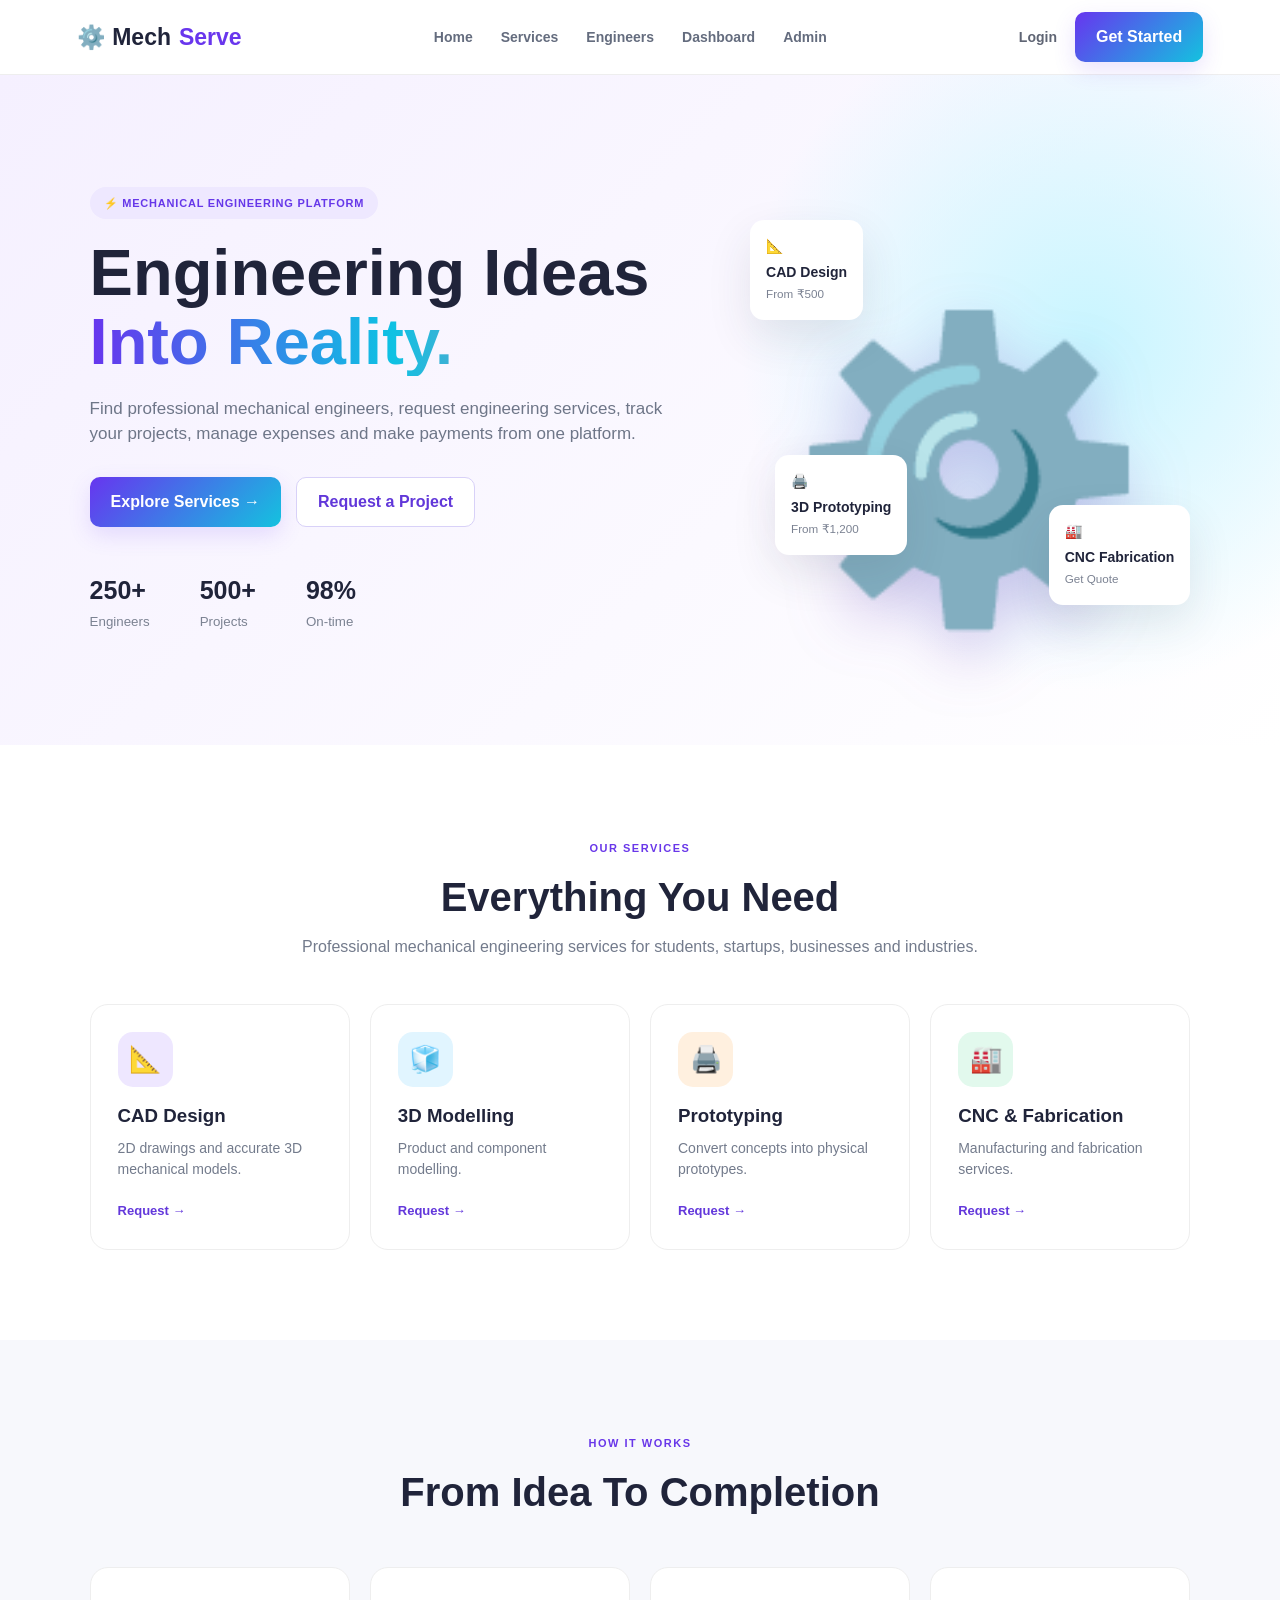
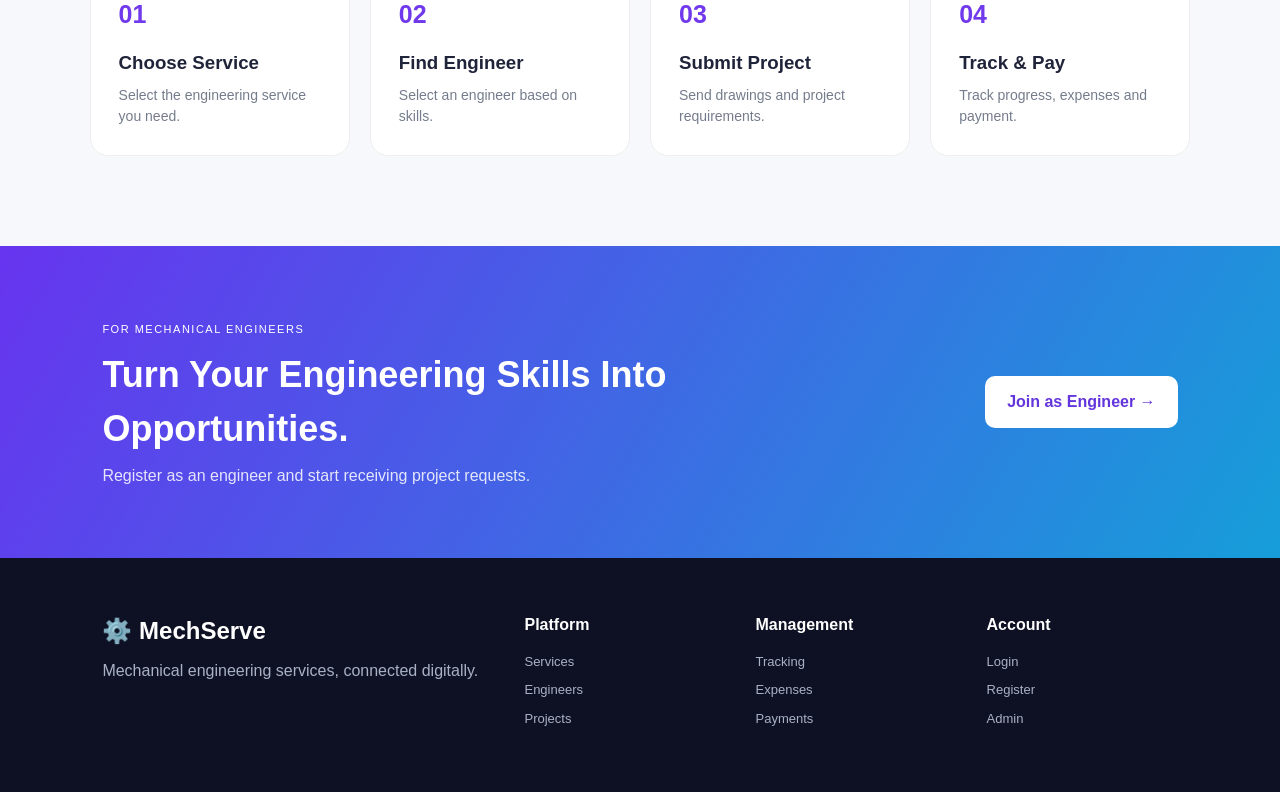
<file: index.html>
<!DOCTYPE html>
<html lang="en">
<head>
    <meta charset="UTF-8">
    <meta name="viewport" content="width=device-width, initial-scale=1.0">

    <title>MechServe | Mechanical Engineering Services</title>

    <link rel="stylesheet" href="style.css">
</head>

<body>

<header class="navbar">

    <a href="index.html" class="logo">
        ⚙️ Mech<span>Serve</span>
    </a>

    <nav>
        <a href="index.html">Home</a>
        <a href="services.html">Services</a>
        <a href="engineers.html">Engineers</a>
        <a href="dashboard.html">Dashboard</a>
        <a href="admin.html">Admin</a>
    </nav>

    <div class="nav-buttons">
        <a href="login.html" class="login-link">Login</a>
        <a href="register.html" class="btn">Get Started</a>
    </div>

</header>


<!-- HERO -->

<section class="hero">

    <div class="hero-content">

        <span class="badge">
            ⚡ MECHANICAL ENGINEERING PLATFORM
        </span>

        <h1>
            Engineering Ideas
            <span>Into Reality.</span>
        </h1>

        <p>
            Find professional mechanical engineers,
            request engineering services, track your
            projects, manage expenses and make payments
            from one platform.
        </p>

        <div class="hero-buttons">

            <a href="services.html" class="btn">
                Explore Services →
            </a>

            <a href="request.html" class="outline-btn">
                Request a Project
            </a>

        </div>

        <div class="hero-stats">

            <div>
                <strong>250+</strong>
                <small>Engineers</small>
            </div>

            <div>
                <strong>500+</strong>
                <small>Projects</small>
            </div>

            <div>
                <strong>98%</strong>
                <small>On-time</small>
            </div>

        </div>

    </div>


    <div class="hero-visual">

        <div class="gear">⚙️</div>

        <div class="floating f1">
            📐
            <b>CAD Design</b>
            <small>From ₹500</small>
        </div>

        <div class="floating f2">
            🖨️
            <b>3D Prototyping</b>
            <small>From ₹1,200</small>
        </div>

        <div class="floating f3">
            🏭
            <b>CNC Fabrication</b>
            <small>Get Quote</small>
        </div>

    </div>

</section>


<!-- SERVICES -->

<section class="section">

    <div class="section-title">

        <span>OUR SERVICES</span>

        <h2>
            Everything You Need
        </h2>

        <p>
            Professional mechanical engineering
            services for students, startups,
            businesses and industries.
        </p>

    </div>


    <div class="cards">

        <div class="service-card">
            <div class="icon purple">📐</div>
            <h3>CAD Design</h3>
            <p>
                2D drawings and accurate
                3D mechanical models.
            </p>
            <a href="request.html">Request →</a>
        </div>


        <div class="service-card">
            <div class="icon blue">🧊</div>
            <h3>3D Modelling</h3>
            <p>
                Product and component
                modelling.
            </p>
            <a href="request.html">Request →</a>
        </div>


        <div class="service-card">
            <div class="icon orange">🖨️</div>
            <h3>Prototyping</h3>
            <p>
                Convert concepts into
                physical prototypes.
            </p>
            <a href="request.html">Request →</a>
        </div>


        <div class="service-card">
            <div class="icon green">🏭</div>
            <h3>CNC & Fabrication</h3>
            <p>
                Manufacturing and
                fabrication services.
            </p>
            <a href="request.html">Request →</a>
        </div>

    </div>

</section>


<!-- HOW IT WORKS -->

<section class="section light">

    <div class="section-title">

        <span>HOW IT WORKS</span>

        <h2>
            From Idea To Completion
        </h2>

    </div>


    <div class="steps">

        <div>
            <b>01</b>
            <h3>Choose Service</h3>
            <p>
                Select the engineering
                service you need.
            </p>
        </div>

        <div>
            <b>02</b>
            <h3>Find Engineer</h3>
            <p>
                Select an engineer
                based on skills.
            </p>
        </div>

        <div>
            <b>03</b>
            <h3>Submit Project</h3>
            <p>
                Send drawings and
                project requirements.
            </p>
        </div>

        <div>
            <b>04</b>
            <h3>Track & Pay</h3>
            <p>
                Track progress,
                expenses and payment.
            </p>
        </div>

    </div>

</section>


<!-- CTA -->

<section class="cta">

    <div>

        <span>
            FOR MECHANICAL ENGINEERS
        </span>

        <h2>
            Turn Your Engineering
            Skills Into Opportunities.
        </h2>

        <p>
            Register as an engineer and
            start receiving project requests.
        </p>

    </div>

    <a href="register.html" class="white-btn">
        Join as Engineer →
    </a>

</section>


<!-- FOOTER -->

<footer>

    <div>
        <h2>⚙️ MechServe</h2>
        <p>
            Mechanical engineering services,
            connected digitally.
        </p>
    </div>

    <div>
        <h4>Platform</h4>
        <a href="services.html">Services</a>
        <a href="engineers.html">Engineers</a>
        <a href="request.html">Projects</a>
    </div>

    <div>
        <h4>Management</h4>
        <a href="tracking.html">Tracking</a>
        <a href="expenses.html">Expenses</a>
        <a href="payment.html">Payments</a>
    </div>

    <div>
        <h4>Account</h4>
        <a href="login.html">Login</a>
        <a href="register.html">Register</a>
        <a href="admin.html">Admin</a>
    </div>

</footer>


<script src="script.js"></script>

</body>
</html>
</file>
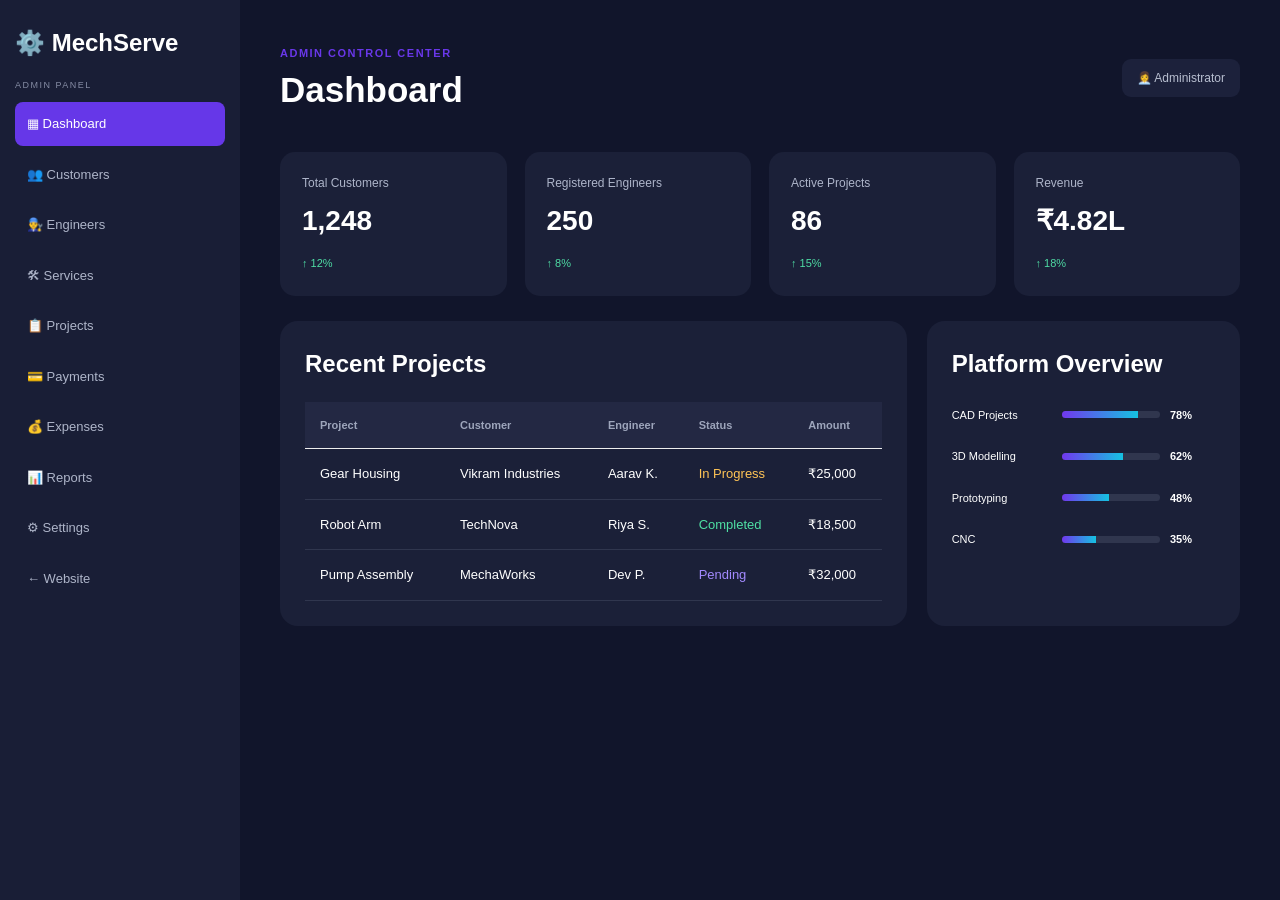
<file: admin.html>
<!DOCTYPE html>
<html lang="en">

<head>

<meta charset="UTF-8">

<meta name="viewport"
content="width=device-width, initial-scale=1.0">

<title>Admin Dashboard | MechServe</title>

<link rel="stylesheet"
href="style.css">

</head>


<body class="admin-body">


<div class="admin-layout">


<aside class="admin-sidebar">

<h2>
⚙️ MechServe
</h2>

<span>
ADMIN PANEL
</span>


<a class="active">
▦ Dashboard
</a>

<a>
👥 Customers
</a>

<a>
👨‍🔧 Engineers
</a>

<a>
🛠 Services
</a>

<a>
📋 Projects
</a>

<a>
💳 Payments
</a>

<a>
💰 Expenses
</a>

<a>
📊 Reports
</a>

<a>
⚙ Settings
</a>


<a href="index.html">
← Website
</a>

</aside>


<main class="admin-main">


<div class="admin-top">

<div>

<span>
ADMIN CONTROL CENTER
</span>

<h1>
Dashboard
</h1>

</div>

<div class="admin-user">
👩‍💼 Administrator
</div>

</div>


<div class="admin-stats">


<div>

<span>
Total Customers
</span>

<strong>
1,248
</strong>

<small>
↑ 12%
</small>

</div>


<div>

<span>
Registered Engineers
</span>

<strong>
250
</strong>

<small>
↑ 8%
</small>

</div>


<div>

<span>
Active Projects
</span>

<strong>
86
</strong>

<small>
↑ 15%
</small>

</div>


<div>

<span>
Revenue
</span>

<strong>
₹4.82L
</strong>

<small>
↑ 18%
</small>

</div>

</div>


<div class="admin-content-grid">


<div class="admin-panel">

<h2>
Recent Projects
</h2>


<table>

<thead>

<tr>

<th>
Project
</th>

<th>
Customer
</th>

<th>
Engineer
</th>

<th>
Status
</th>

<th>
Amount
</th>

</tr>

</thead>


<tbody>

<tr>

<td>
Gear Housing
</td>

<td>
Vikram Industries
</td>

<td>
Aarav K.
</td>

<td>
<span class="yellow">
In Progress
</span>
</td>

<td>
₹25,000
</td>

</tr>


<tr>

<td>
Robot Arm
</td>

<td>
TechNova
</td>

<td>
Riya S.
</td>

<td>
<span class="green-text">
Completed
</span>
</td>

<td>
₹18,500
</td>

</tr>


<tr>

<td>
Pump Assembly
</td>

<td>
MechaWorks
</td>

<td>
Dev P.
</td>

<td>
<span class="purple-text">
Pending
</span>
</td>

<td>
₹32,000
</td>

</tr>

</tbody>

</table>

</div>


<div class="admin-panel">

<h2>
Platform Overview
</h2>

<div class="overview-item">

<span>
CAD Projects
</span>

<div>
<div style="width:78%">
</div>
</div>

<strong>
78%
</strong>

</div>


<div class="overview-item">

<span>
3D Modelling
</span>

<div>
<div style="width:62%">
</div>
</div>

<strong>
62%
</strong>

</div>


<div class="overview-item">

<span>
Prototyping
</span>

<div>
<div style="width:48%">
</div>
</div>

<strong>
48%
</strong>

</div>


<div class="overview-item">

<span>
CNC
</span>

<div>
<div style="width:35%">
</div>
</div>

<strong>
35%
</strong>

</div>

</div>

</div>


</main>

</div>

</body>

</html>
</file>
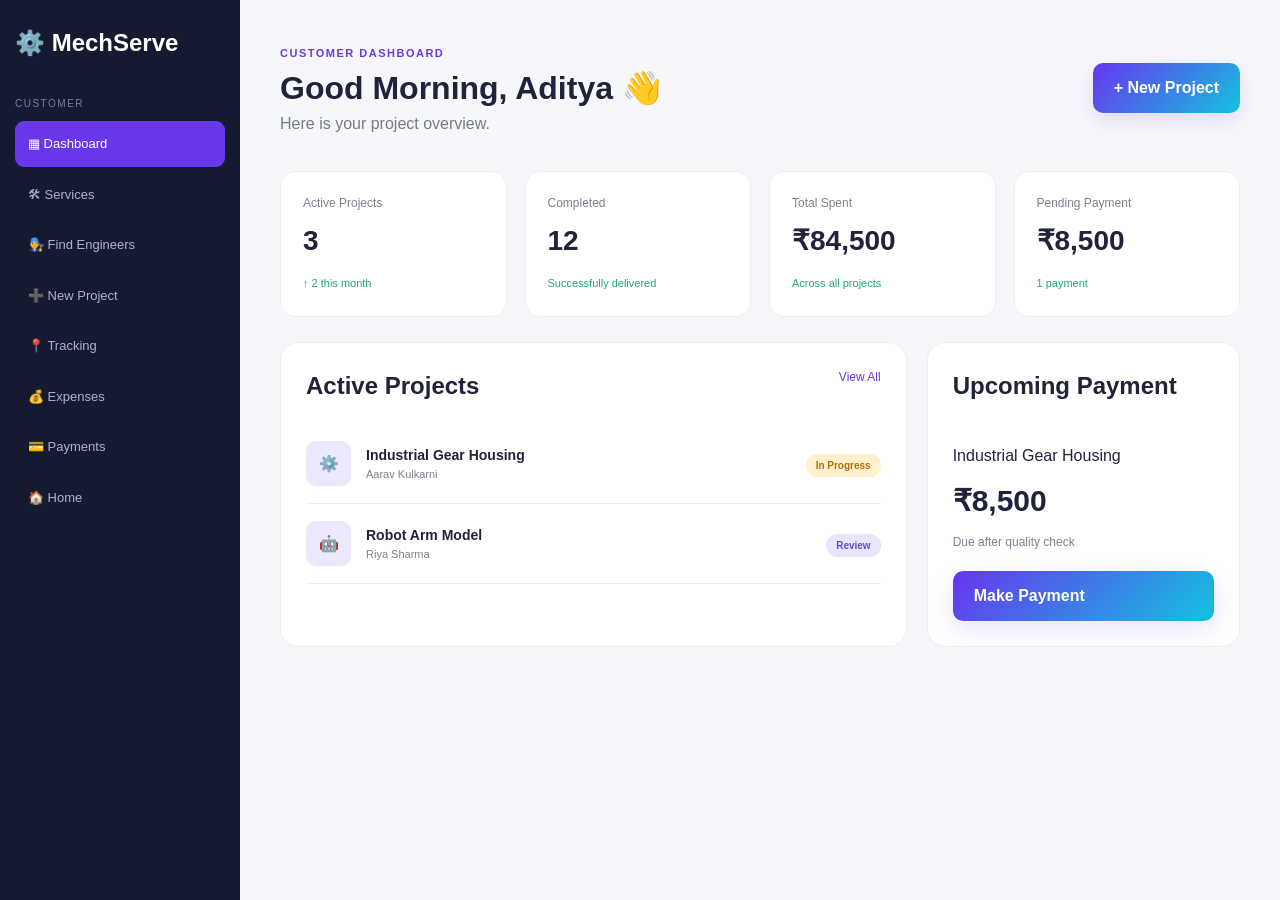
<file: dashboard.html>
<!DOCTYPE html>
<html lang="en">

<head>

<meta charset="UTF-8">

<meta name="viewport"
content="width=device-width, initial-scale=1.0">

<title>Customer Dashboard | MechServe</title>

<link rel="stylesheet"
href="style.css">

</head>

<body class="dashboard-body">


<div class="dashboard-layout">


<aside class="sidebar">

<h2>
⚙️ MechServe
</h2>

<p class="side-title">
CUSTOMER
</p>

<a class="active">
▦ Dashboard
</a>

<a href="services.html">
🛠 Services
</a>

<a href="engineers.html">
👨‍🔧 Find Engineers
</a>

<a href="request.html">
➕ New Project
</a>

<a href="tracking.html">
📍 Tracking
</a>

<a href="expenses.html">
💰 Expenses
</a>

<a href="payment.html">
💳 Payments
</a>

<a href="index.html">
🏠 Home
</a>

</aside>


<main class="dashboard-main">


<div class="dashboard-top">

<div>

<span>
CUSTOMER DASHBOARD
</span>

<h1>
Good Morning, Aditya 👋
</h1>

<p>
Here is your project overview.
</p>

</div>

<a href="request.html"
class="btn">
+ New Project
</a>

</div>


<div class="dashboard-stats">

<div>
<span>Active Projects</span>
<strong>3</strong>
<small>↑ 2 this month</small>
</div>

<div>
<span>Completed</span>
<strong>12</strong>
<small>Successfully delivered</small>
</div>

<div>
<span>Total Spent</span>
<strong>₹84,500</strong>
<small>Across all projects</small>
</div>

<div>
<span>Pending Payment</span>
<strong>₹8,500</strong>
<small>1 payment</small>
</div>

</div>


<div class="dashboard-grid">


<div class="dashboard-panel">

<div class="panel-heading">

<h2>
Active Projects
</h2>

<a href="tracking.html">
View All
</a>

</div>


<div class="project-row">

<div class="project-icon">
⚙️
</div>

<div class="project-info">

<h3>
Industrial Gear Housing
</h3>

<p>
Aarav Kulkarni
</p>

</div>

<div>

<span class="status-progress">
In Progress
</span>

</div>

</div>


<div class="project-row">

<div class="project-icon blue-bg">
🤖
</div>

<div class="project-info">

<h3>
Robot Arm Model
</h3>

<p>
Riya Sharma
</p>

</div>

<div>

<span class="status-review">
Review
</span>

</div>

</div>

</div>


<div class="dashboard-panel">

<div class="panel-heading">

<h2>
Upcoming Payment
</h2>

</div>

<div class="payment-summary">

<span>
Industrial Gear Housing
</span>

<strong>
₹8,500
</strong>

<p>
Due after quality check
</p>

<a href="payment.html"
class="btn full">
Make Payment
</a>

</div>

</div>


</div>

</main>

</div>


</body>
</html>
</file>
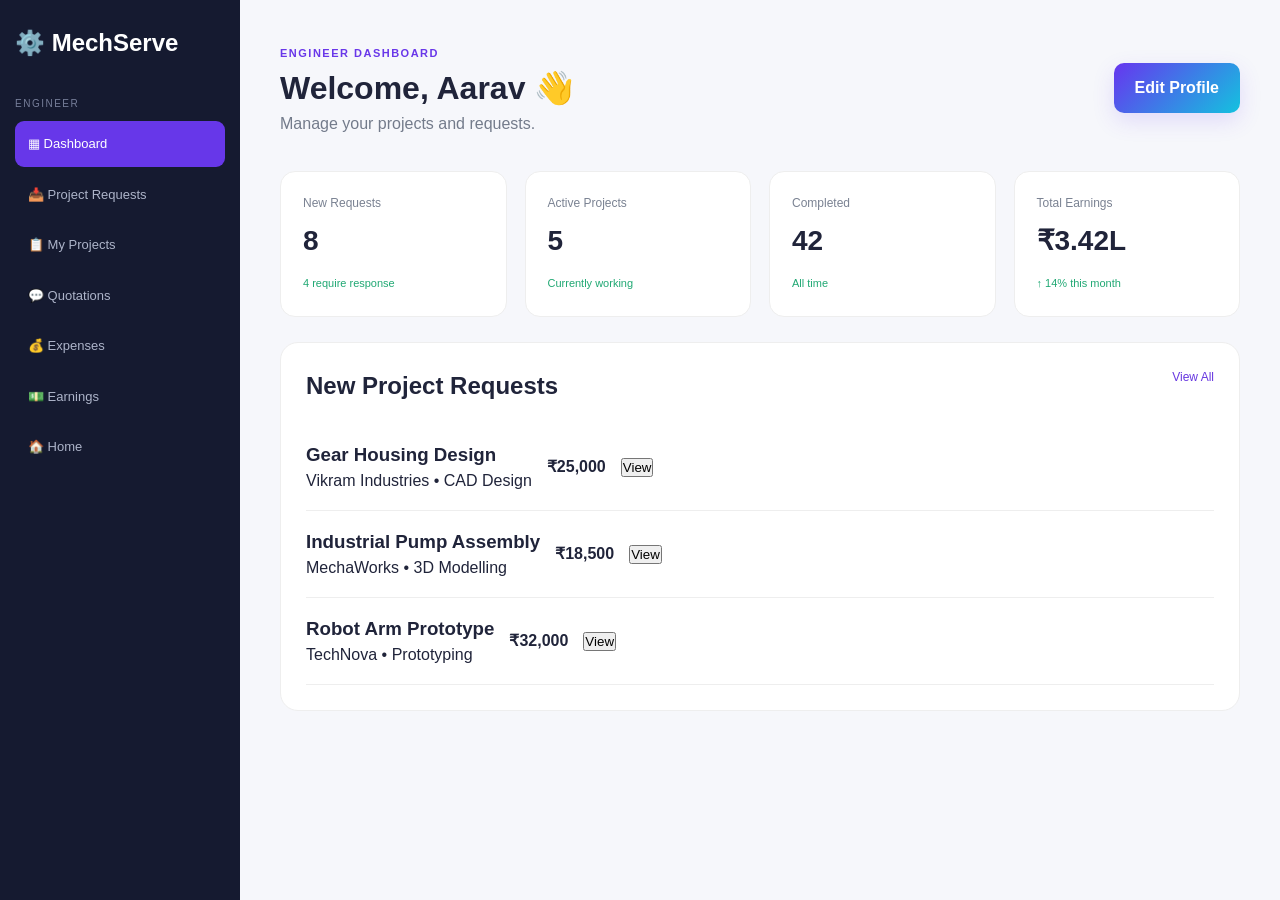
<file: engineer-dashboard (1).html>
<!DOCTYPE html>
<html lang="en">

<head>

<meta charset="UTF-8">

<meta name="viewport"
content="width=device-width, initial-scale=1.0">

<title>Engineer Dashboard | MechServe</title>

<link rel="stylesheet"
href="style.css">

</head>


<body class="dashboard-body">


<div class="dashboard-layout">


<aside class="sidebar engineer-sidebar">

<h2>
⚙️ MechServe
</h2>

<p class="side-title">
ENGINEER
</p>

<a class="active">
▦ Dashboard
</a>

<a>
📥 Project Requests
</a>

<a>
📋 My Projects
</a>

<a>
💬 Quotations
</a>

<a href="expenses.html">
💰 Expenses
</a>

<a>
💵 Earnings
</a>

<a href="index.html">
🏠 Home
</a>

</aside>


<main class="dashboard-main">


<div class="dashboard-top">

<div>

<span>
ENGINEER DASHBOARD
</span>

<h1>
Welcome, Aarav 👋
</h1>

<p>
Manage your projects and requests.
</p>

</div>

<a href="engineers.html"
class="btn">

Edit Profile

</a>

</div>


<div class="dashboard-stats">

<div>

<span>
New Requests
</span>

<strong>
8
</strong>

<small>
4 require response
</small>

</div>


<div>

<span>
Active Projects
</span>

<strong>
5
</strong>

<small>
Currently working
</small>

</div>


<div>

<span>
Completed
</span>

<strong>
42
</strong>

<small>
All time
</small>

</div>


<div>

<span>
Total Earnings
</span>

<strong>
₹3.42L
</strong>

<small>
↑ 14% this month
</small>

</div>

</div>


<div class="dashboard-panel">


<div class="panel-heading">

<h2>
New Project Requests
</h2>

<a>
View All
</a>

</div>


<div class="request-row">

<div>

<h3>
Gear Housing Design
</h3>

<p>
Vikram Industries • CAD Design
</p>

</div>

<strong>
₹25,000
</strong>

<button class="small-btn">
View
</button>

</div>


<div class="request-row">

<div>

<h3>
Industrial Pump Assembly
</h3>

<p>
MechaWorks • 3D Modelling
</p>

</div>

<strong>
₹18,500
</strong>

<button class="small-btn">
View
</button>

</div>


<div class="request-row">

<div>

<h3>
Robot Arm Prototype
</h3>

<p>
TechNova • Prototyping
</p>

</div>

<strong>
₹32,000
</strong>

<button class="small-btn">
View
</button>

</div>


</div>

</main>

</div>

</body>

</html>
</file>
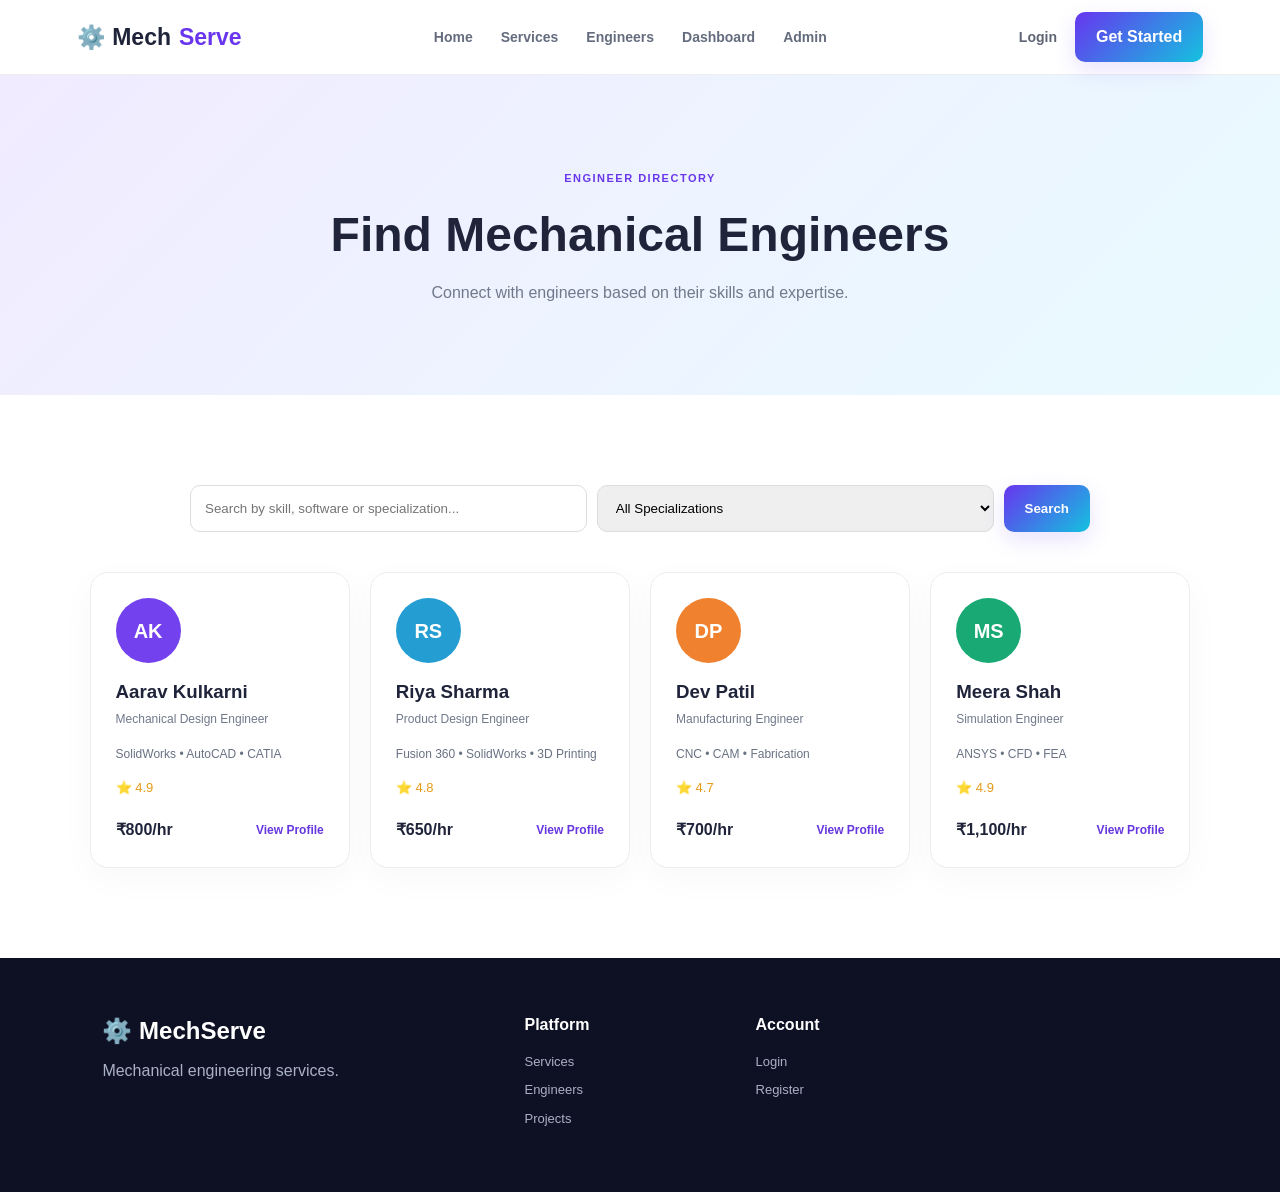
<file: engineers.html>
<!DOCTYPE html>
<html lang="en">

<head>

<meta charset="UTF-8">

<meta name="viewport"
content="width=device-width, initial-scale=1.0">

<title>Engineers | MechServe</title>

<link rel="stylesheet"
href="style.css">

</head>


<body>


<header class="navbar">

<a href="index.html" class="logo">
⚙️ Mech<span>Serve</span>
</a>

<nav>

<a href="index.html">Home</a>
<a href="services.html">Services</a>
<a href="engineers.html">Engineers</a>
<a href="dashboard.html">Dashboard</a>
<a href="admin.html">Admin</a>

</nav>

<div class="nav-buttons">

<a href="login.html"
class="login-link">
Login
</a>

<a href="register.html"
class="btn">
Get Started
</a>

</div>

</header>


<section class="page-header">

<span>ENGINEER DIRECTORY</span>

<h1>
Find Mechanical Engineers
</h1>

<p>
Connect with engineers based on
their skills and expertise.
</p>

</section>


<section class="section">

<div class="search-box">

<input
type="text"
placeholder="Search by skill, software or specialization..."
>

<select>

<option>
All Specializations
</option>

<option>
CAD Design
</option>

<option>
Manufacturing
</option>

<option>
Automobile
</option>

<option>
Robotics
</option>

</select>

<button class="btn">
Search
</button>

</div>


<div class="engineer-grid">


<div class="engineer-card">

<div class="avatar purple-avatar">
AK
</div>

<h3>
Aarav Kulkarni
</h3>

<span>
Mechanical Design Engineer
</span>

<p>
SolidWorks • AutoCAD • CATIA
</p>

<div class="rating">
⭐ 4.9
</div>

<div class="engineer-bottom">

<b>
₹800/hr
</b>

<a href="request.html">
View Profile
</a>

</div>

</div>


<div class="engineer-card">

<div class="avatar blue-avatar">
RS
</div>

<h3>
Riya Sharma
</h3>

<span>
Product Design Engineer
</span>

<p>
Fusion 360 • SolidWorks • 3D Printing
</p>

<div class="rating">
⭐ 4.8
</div>

<div class="engineer-bottom">

<b>
₹650/hr
</b>

<a href="request.html">
View Profile
</a>

</div>

</div>


<div class="engineer-card">

<div class="avatar orange-avatar">
DP
</div>

<h3>
Dev Patil
</h3>

<span>
Manufacturing Engineer
</span>

<p>
CNC • CAM • Fabrication
</p>

<div class="rating">
⭐ 4.7
</div>

<div class="engineer-bottom">

<b>
₹700/hr
</b>

<a href="request.html">
View Profile
</a>

</div>

</div>


<div class="engineer-card">

<div class="avatar green-avatar">
MS
</div>

<h3>
Meera Shah
</h3>

<span>
Simulation Engineer
</span>

<p>
ANSYS • CFD • FEA
</p>

<div class="rating">
⭐ 4.9
</div>

<div class="engineer-bottom">

<b>
₹1,100/hr
</b>

<a href="request.html">
View Profile
</a>

</div>

</div>


</div>

</section>


<footer>

<div>
<h2>⚙️ MechServe</h2>
<p>
Mechanical engineering services.
</p>
</div>

<div>
<h4>Platform</h4>
<a href="services.html">Services</a>
<a href="engineers.html">Engineers</a>
<a href="request.html">Projects</a>
</div>

<div>
<h4>Account</h4>
<a href="login.html">Login</a>
<a href="register.html">Register</a>
</div>

</footer>


</body>
</html>
</file>
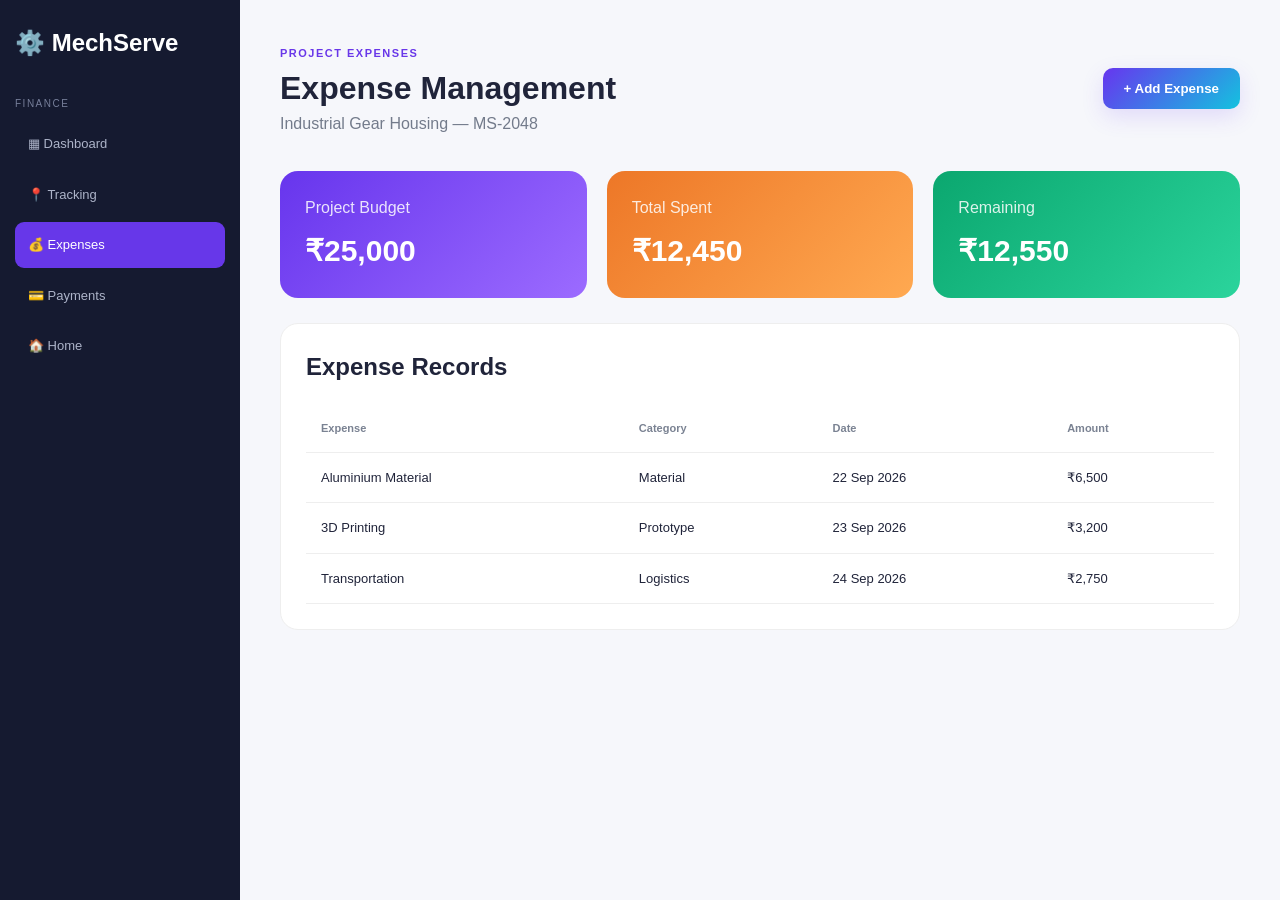
<file: expenses.html>
<!DOCTYPE html>
<html lang="en">

<head>

<meta charset="UTF-8">

<meta name="viewport"
content="width=device-width, initial-scale=1.0">

<title>Expenses | MechServe</title>

<link rel="stylesheet"
href="style.css">

</head>


<body class="dashboard-body">


<div class="dashboard-layout">


<aside class="sidebar">

<h2>
⚙️ MechServe
</h2>

<p class="side-title">
FINANCE
</p>

<a href="dashboard.html">
▦ Dashboard
</a>

<a href="tracking.html">
📍 Tracking
</a>

<a class="active">
💰 Expenses
</a>

<a href="payment.html">
💳 Payments
</a>

<a href="index.html">
🏠 Home
</a>

</aside>


<main class="dashboard-main">


<div class="dashboard-top">

<div>

<span>
PROJECT EXPENSES
</span>

<h1>
Expense Management
</h1>

<p>
Industrial Gear Housing — MS-2048
</p>

</div>

<button
class="btn"
onclick="addDemoExpense()">

+ Add Expense

</button>

</div>


<div class="expense-stats">


<div class="expense-box purple-box">

<span>
Project Budget
</span>

<strong>
₹25,000
</strong>

</div>


<div class="expense-box orange-box">

<span>
Total Spent
</span>

<strong id="spent">
₹12,450
</strong>

</div>


<div class="expense-box green-box">

<span>
Remaining
</span>

<strong id="remaining">
₹12,550
</strong>

</div>


</div>


<div class="dashboard-panel">

<div class="panel-heading">

<h2>
Expense Records
</h2>

</div>


<table>

<thead>

<tr>

<th>
Expense
</th>

<th>
Category
</th>

<th>
Date
</th>

<th>
Amount
</th>

</tr>

</thead>


<tbody id="expenseRows">

<tr>

<td>
Aluminium Material
</td>

<td>
Material
</td>

<td>
22 Sep 2026
</td>

<td>
₹6,500
</td>

</tr>


<tr>

<td>
3D Printing
</td>

<td>
Prototype
</td>

<td>
23 Sep 2026
</td>

<td>
₹3,200
</td>

</tr>


<tr>

<td>
Transportation
</td>

<td>
Logistics
</td>

<td>
24 Sep 2026
</td>

<td>
₹2,750
</td>

</tr>

</tbody>

</table>


</div>

</main>

</div>


<script src="script.js"></script>

</body>

</html>
</file>
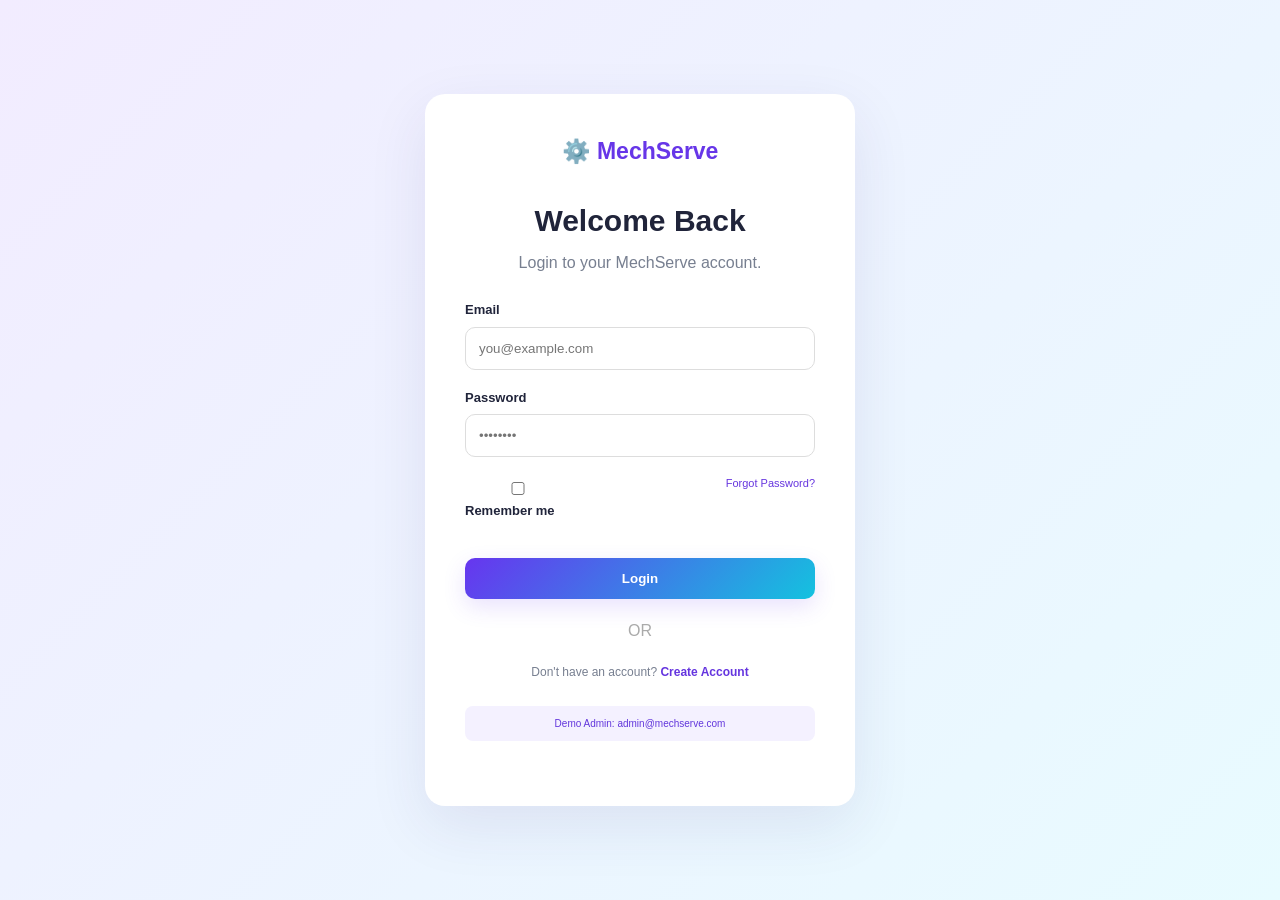
<file: login.html>
<!DOCTYPE html>
<html lang="en">

<head>

<meta charset="UTF-8">

<meta name="viewport"
content="width=device-width, initial-scale=1.0">

<title>Login | MechServe</title>

<link rel="stylesheet"
href="style.css">

</head>

<body class="auth-page">


<div class="auth-box">

<a href="index.html"
class="auth-logo">

⚙️ Mech<span>Serve</span>

</a>


<h1>
Welcome Back
</h1>

<p>
Login to your MechServe account.
</p>


<form onsubmit="loginUser(event)">

<label>
Email

<input
type="email"
required
placeholder="you@example.com"
>

</label>


<label>
Password

<input
type="password"
required
placeholder="••••••••"
>

</label>


<div class="remember">

<label>

<input type="checkbox">

Remember me

</label>

<a href="#">
Forgot Password?
</a>

</div>


<button class="btn full">
Login
</button>


</form>


<div class="auth-divider">
OR
</div>


<p class="register-text">

Don't have an account?

<a href="register.html">
Create Account
</a>

</p>


<p class="demo-login">

Demo Admin:
admin@mechserve.com

</p>

</div>


<script src="script.js"></script>

</body>

</html>
</file>
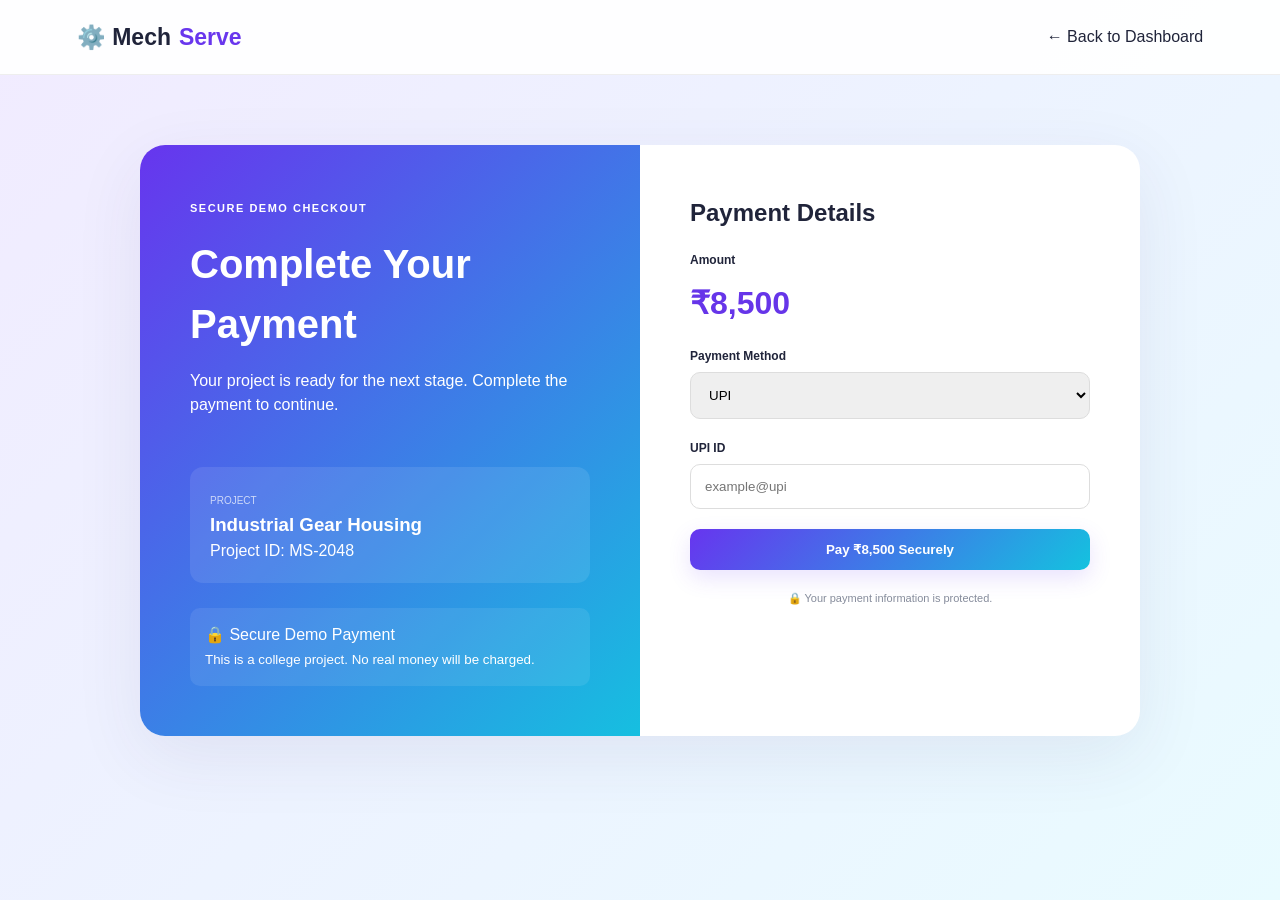
<file: payment.html>
<!DOCTYPE html>
<html lang="en">

<head>

<meta charset="UTF-8">

<meta name="viewport"
content="width=device-width, initial-scale=1.0">

<title>Payment | MechServe</title>

<link rel="stylesheet"
href="style.css">

</head>


<body class="payment-page">


<header class="navbar">

<a href="index.html" class="logo">
⚙️ Mech<span>Serve</span>
</a>

<a href="dashboard.html">
← Back to Dashboard
</a>

</header>


<section class="payment-container">


<div class="payment-info">

<span>
SECURE DEMO CHECKOUT
</span>

<h1>
Complete Your Payment
</h1>

<p>
Your project is ready for the next stage.
Complete the payment to continue.
</p>


<div class="payment-project">

<span>
PROJECT
</span>

<h3>
Industrial Gear Housing
</h3>

<p>
Project ID: MS-2048
</p>

</div>


<div class="secure-message">

🔒 Secure Demo Payment

<br>

<small>
This is a college project.
No real money will be charged.
</small>

</div>

</div>


<div class="payment-form">


<h2>
Payment Details
</h2>


<label>
Amount

<div class="amount">
₹8,500
</div>

</label>


<label>
Payment Method

<select id="method">

<option>
UPI
</option>

<option>
Debit / Credit Card
</option>

<option>
Net Banking
</option>

</select>

</label>


<div id="upi">

<label>
UPI ID

<input
placeholder="example@upi"
>

</label>

</div>


<button
class="btn full"
onclick="makePayment()">

Pay ₹8,500 Securely

</button>


<p class="payment-note">

🔒 Your payment information
is protected.

</p>

</div>


</section>


<script src="script.js"></script>

</body>

</html>
</file>
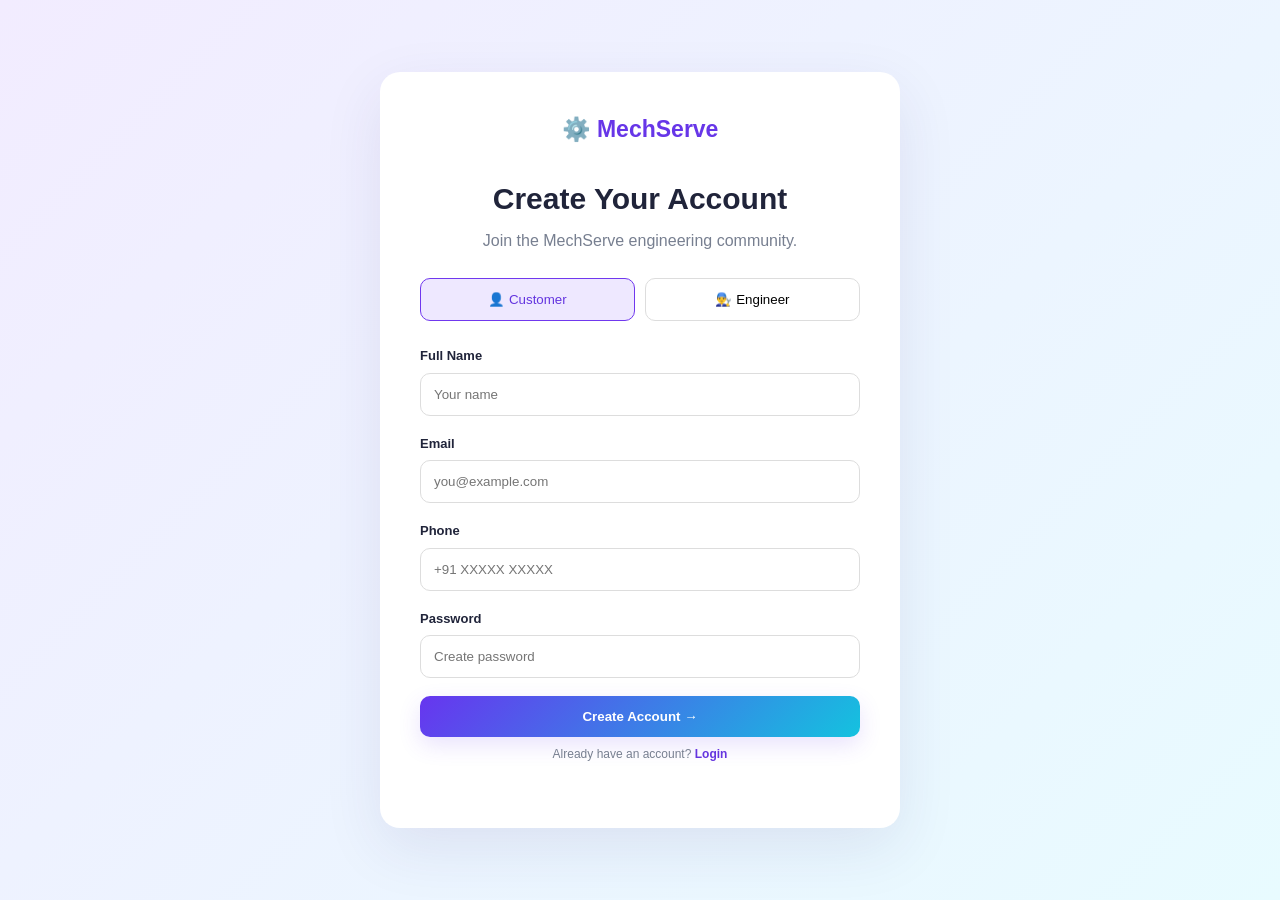
<file: register.html>
<!DOCTYPE html>
<html lang="en">

<head>

<meta charset="UTF-8">

<meta name="viewport"
content="width=device-width, initial-scale=1.0">

<title>Register | MechServe</title>

<link rel="stylesheet"
href="style.css">

</head>


<body class="auth-page">


<div class="auth-box wide">

<a href="index.html"
class="auth-logo">

⚙️ Mech<span>Serve</span>

</a>


<h1>
Create Your Account
</h1>

<p>
Join the MechServe engineering community.
</p>


<div class="account-type">

<button
class="selected"
onclick="selectAccount('customer')">

👤 Customer

</button>


<button
onclick="selectAccount('engineer')">

👨‍🔧 Engineer

</button>

</div>


<form onsubmit="registerUser(event)">


<label>
Full Name

<input
required
placeholder="Your name"
>

</label>


<label>
Email

<input
type="email"
required
placeholder="you@example.com"
>

</label>


<label>
Phone

<input
required
placeholder="+91 XXXXX XXXXX"
>

</label>


<label>
Password

<input
type="password"
required
placeholder="Create password"
>

</label>


<div id="engineerFields"
style="display:none">

<label>
Engineering Specialization

<select>

<option>
Mechanical Design
</option>

<option>
Manufacturing
</option>

<option>
Automobile
</option>

<option>
Robotics
</option>

<option>
Thermal Engineering
</option>

</select>

</label>


<label>
Experience

<input
placeholder="Example: 2 years"
>

</label>

</div>


<button class="btn full">
Create Account →
</button>


</form>


<p class="register-text">

Already have an account?

<a href="login.html">
Login
</a>

</p>

</div>


<script src="script.js"></script>

</body>

</html>
</file>
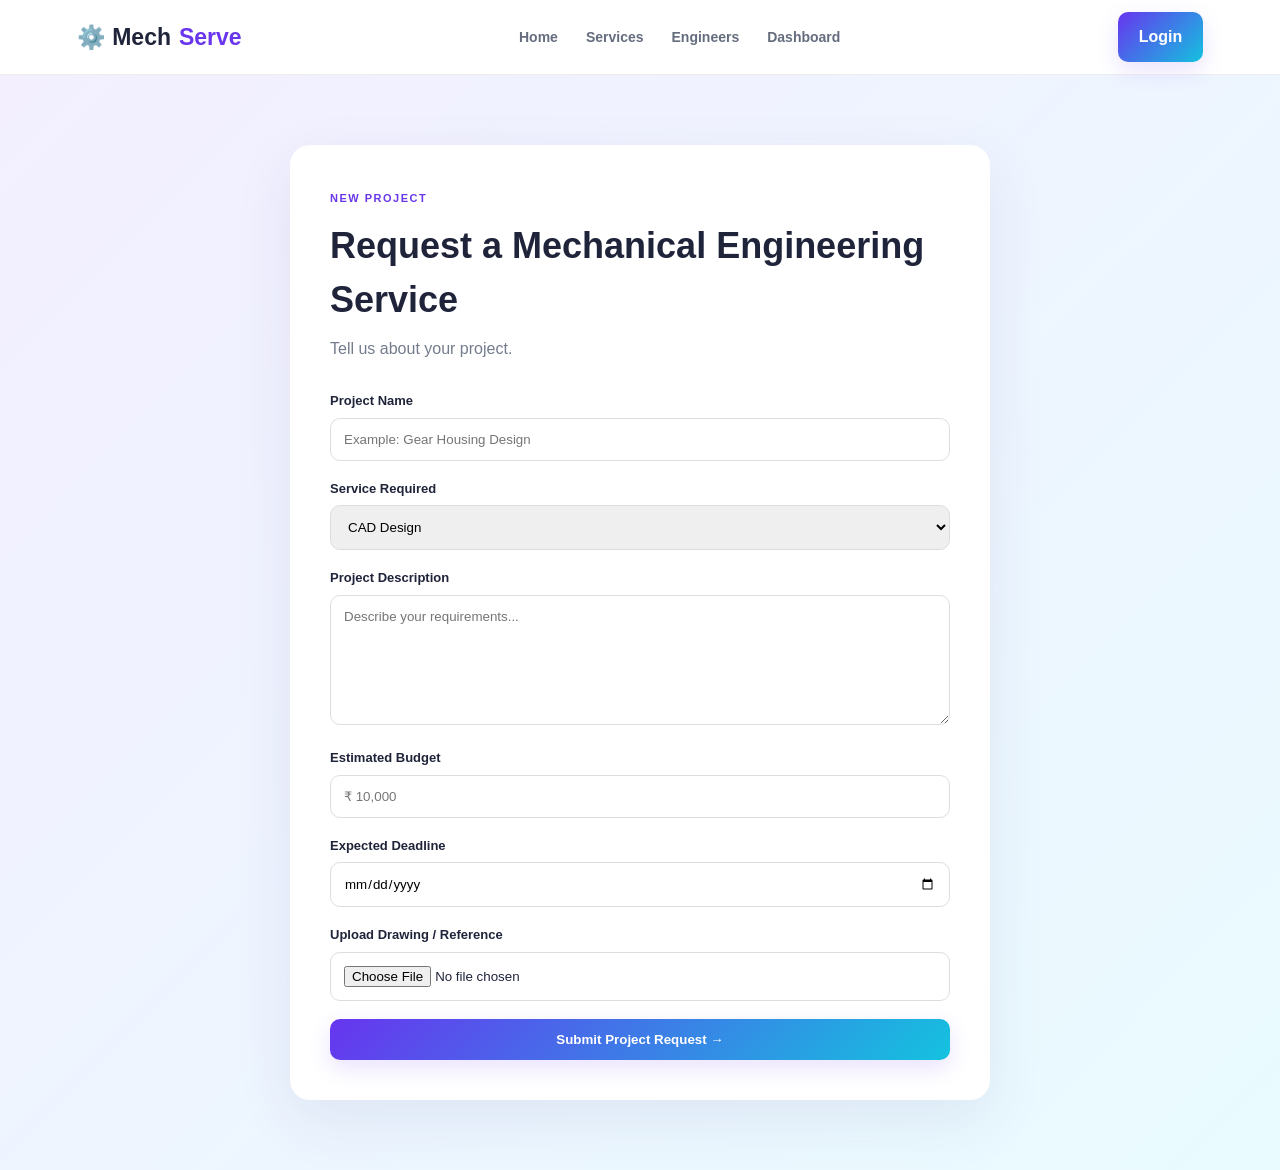
<file: request.html>
<!DOCTYPE html>
<html lang="en">

<head>

<meta charset="UTF-8">

<meta name="viewport"
content="width=device-width, initial-scale=1.0">

<title>Request Project | MechServe</title>

<link rel="stylesheet"
href="style.css">

</head>

<body>


<header class="navbar">

<a href="index.html" class="logo">
⚙️ Mech<span>Serve</span>
</a>

<nav>

<a href="index.html">Home</a>
<a href="services.html">Services</a>
<a href="engineers.html">Engineers</a>
<a href="dashboard.html">Dashboard</a>

</nav>

<a href="login.html" class="btn">
Login
</a>

</header>


<section class="form-page">

<div class="form-container">

<span>
NEW PROJECT
</span>

<h1>
Request a Mechanical
Engineering Service
</h1>

<p>
Tell us about your project.
</p>


<form onsubmit="submitProject(event)">


<label>
Project Name

<input
id="projectName"
required
placeholder="Example: Gear Housing Design"
>

</label>


<label>
Service Required

<select id="service">

<option>
CAD Design
</option>

<option>
3D Modelling
</option>

<option>
3D Prototyping
</option>

<option>
CNC & Fabrication
</option>

<option>
FEA / CFD
</option>

<option>
Reverse Engineering
</option>

</select>

</label>


<label>
Project Description

<textarea
id="description"
required
placeholder="Describe your requirements..."
></textarea>

</label>


<label>
Estimated Budget

<input
type="number"
id="budget"
placeholder="₹ 10,000"
required
>

</label>


<label>
Expected Deadline

<input
type="date"
required
>

</label>


<label>
Upload Drawing / Reference

<input
type="file"
>
</label>


<button class="btn full">
Submit Project Request →
</button>


</form>

</div>

</section>


<script src="script.js"></script>

</body>
</html>
</file>
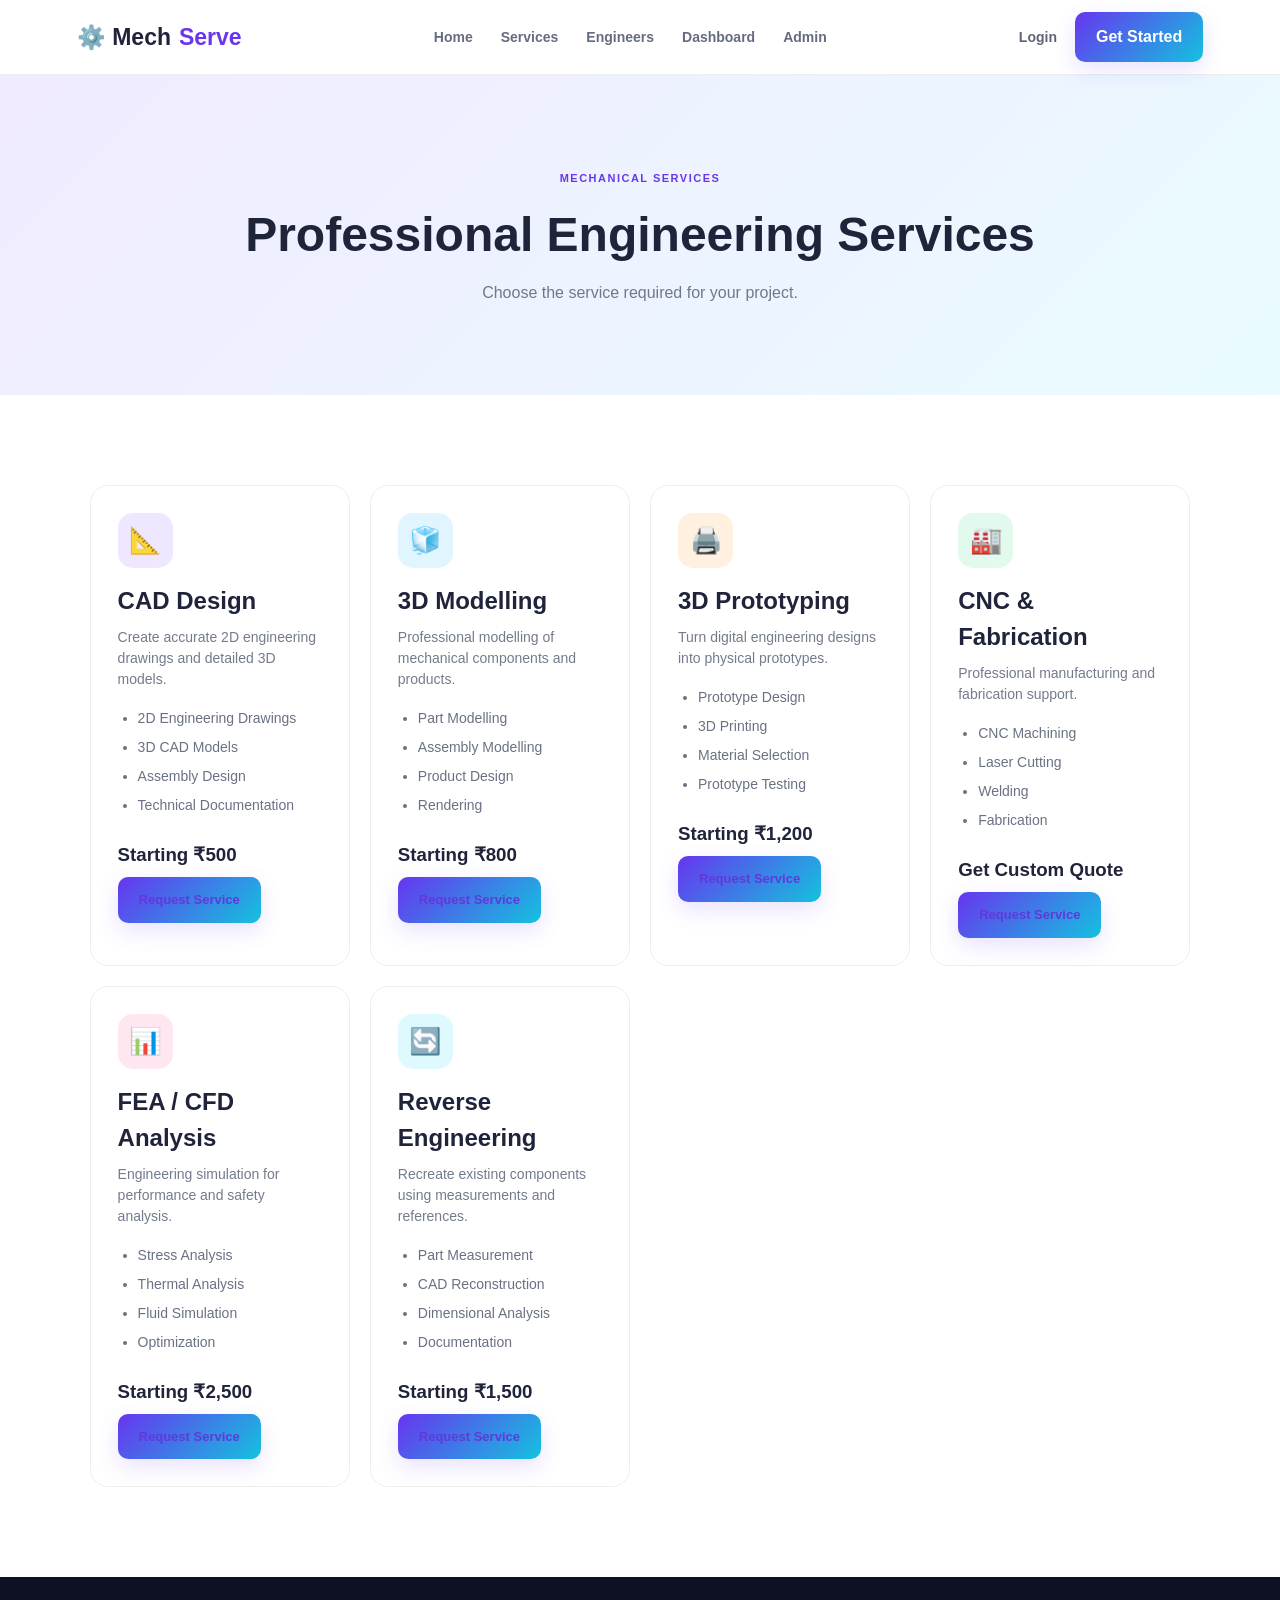
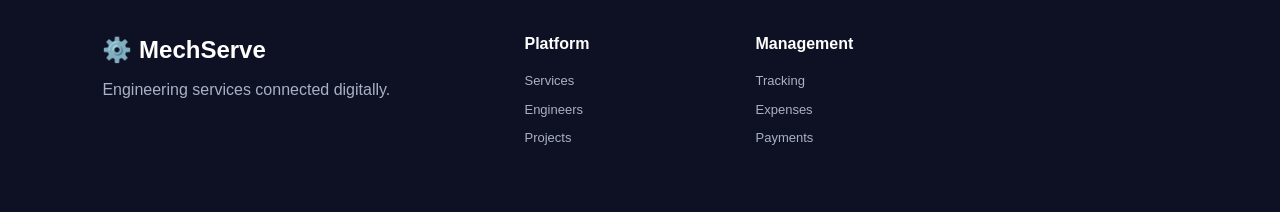
<file: services.html>
<!DOCTYPE html>
<html lang="en">

<head>

<meta charset="UTF-8">

<meta name="viewport"
content="width=device-width, initial-scale=1.0">

<title>Services | MechServe</title>

<link rel="stylesheet"
href="style.css">

</head>

<body>


<header class="navbar">

<a href="index.html" class="logo">
⚙️ Mech<span>Serve</span>
</a>

<nav>

<a href="index.html">Home</a>

<a href="services.html">
Services
</a>

<a href="engineers.html">
Engineers
</a>

<a href="dashboard.html">
Dashboard
</a>

<a href="admin.html">
Admin
</a>

</nav>

<div class="nav-buttons">

<a href="login.html"
class="login-link">
Login
</a>

<a href="register.html"
class="btn">
Get Started
</a>

</div>

</header>


<section class="page-header">

<span>MECHANICAL SERVICES</span>

<h1>
Professional Engineering Services
</h1>

<p>
Choose the service required for
your project.
</p>

</section>


<section class="section">

<div class="cards">


<div class="service-card large">

<div class="icon purple">
📐
</div>

<h2>
CAD Design
</h2>

<p>
Create accurate 2D engineering
drawings and detailed 3D models.
</p>

<ul>

<li>2D Engineering Drawings</li>

<li>3D CAD Models</li>

<li>Assembly Design</li>

<li>Technical Documentation</li>

</ul>

<h3>
Starting ₹500
</h3>

<a href="request.html"
class="btn">
Request Service
</a>

</div>


<div class="service-card large">

<div class="icon blue">
🧊
</div>

<h2>
3D Modelling
</h2>

<p>
Professional modelling of
mechanical components and products.
</p>

<ul>

<li>Part Modelling</li>

<li>Assembly Modelling</li>

<li>Product Design</li>

<li>Rendering</li>

</ul>

<h3>
Starting ₹800
</h3>

<a href="request.html"
class="btn">
Request Service
</a>

</div>


<div class="service-card large">

<div class="icon orange">
🖨️
</div>

<h2>
3D Prototyping
</h2>

<p>
Turn digital engineering designs
into physical prototypes.
</p>

<ul>

<li>Prototype Design</li>

<li>3D Printing</li>

<li>Material Selection</li>

<li>Prototype Testing</li>

</ul>

<h3>
Starting ₹1,200
</h3>

<a href="request.html"
class="btn">
Request Service
</a>

</div>


<div class="service-card large">

<div class="icon green">
🏭
</div>

<h2>
CNC & Fabrication
</h2>

<p>
Professional manufacturing and
fabrication support.
</p>

<ul>

<li>CNC Machining</li>

<li>Laser Cutting</li>

<li>Welding</li>

<li>Fabrication</li>

</ul>

<h3>
Get Custom Quote
</h3>

<a href="request.html"
class="btn">
Request Service
</a>

</div>


<div class="service-card large">

<div class="icon pink">
📊
</div>

<h2>
FEA / CFD Analysis
</h2>

<p>
Engineering simulation for
performance and safety analysis.
</p>

<ul>

<li>Stress Analysis</li>

<li>Thermal Analysis</li>

<li>Fluid Simulation</li>

<li>Optimization</li>

</ul>

<h3>
Starting ₹2,500
</h3>

<a href="request.html"
class="btn">
Request Service
</a>

</div>


<div class="service-card large">

<div class="icon cyan">
🔄
</div>

<h2>
Reverse Engineering
</h2>

<p>
Recreate existing components
using measurements and references.
</p>

<ul>

<li>Part Measurement</li>

<li>CAD Reconstruction</li>

<li>Dimensional Analysis</li>

<li>Documentation</li>

</ul>

<h3>
Starting ₹1,500
</h3>

<a href="request.html"
class="btn">
Request Service
</a>

</div>


</div>

</section>


<footer>

<div>
<h2>⚙️ MechServe</h2>
<p>
Engineering services connected digitally.
</p>
</div>

<div>
<h4>Platform</h4>
<a href="services.html">Services</a>
<a href="engineers.html">Engineers</a>
<a href="request.html">Projects</a>
</div>

<div>
<h4>Management</h4>
<a href="tracking.html">Tracking</a>
<a href="expenses.html">Expenses</a>
<a href="payment.html">Payments</a>
</div>

</footer>


</body>

</html>
</file>
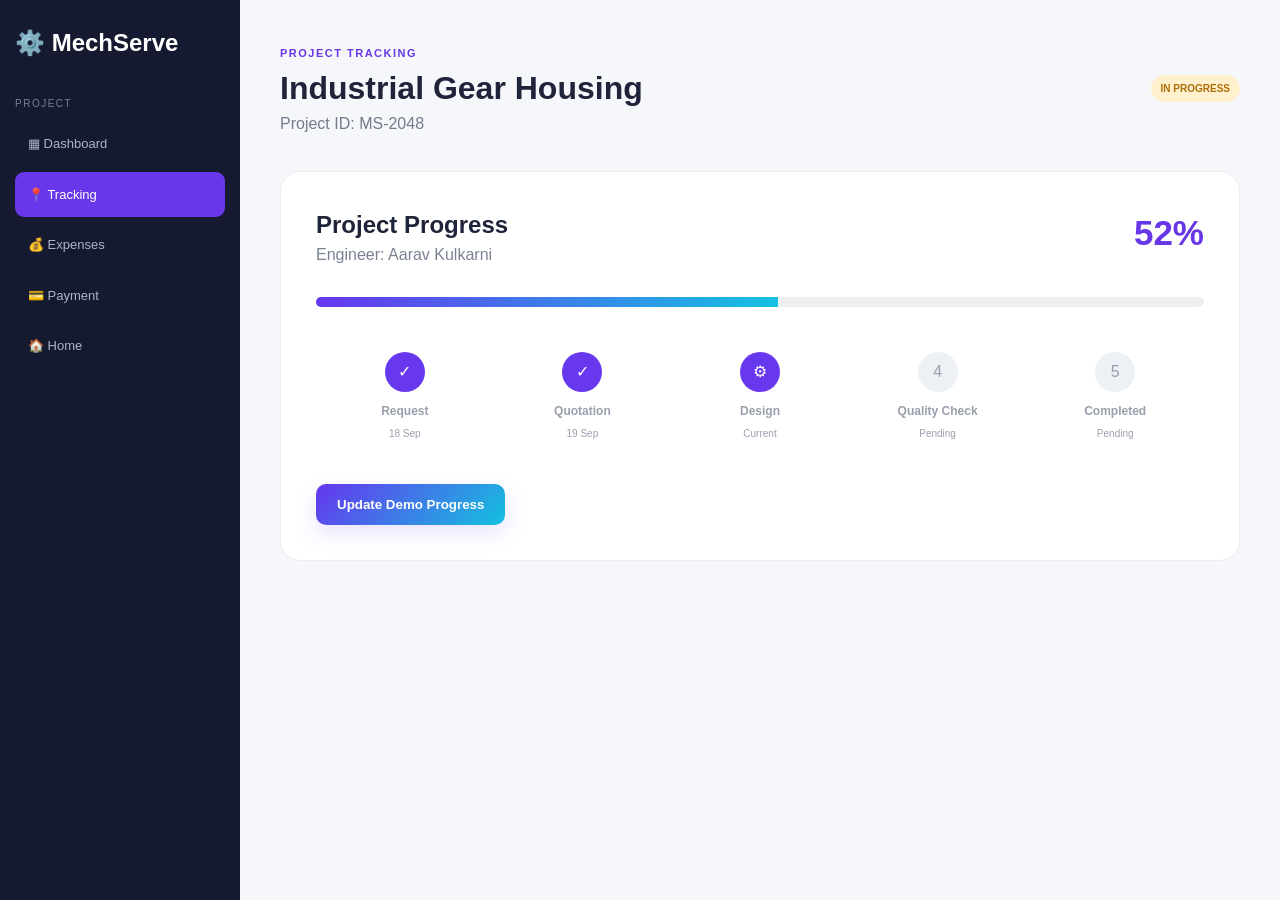
<file: tracking.html>
<!DOCTYPE html>
<html lang="en">

<head>

<meta charset="UTF-8">

<meta name="viewport"
content="width=device-width, initial-scale=1.0">

<title>Project Tracking | MechServe</title>

<link rel="stylesheet"
href="style.css">

</head>


<body class="dashboard-body">


<div class="dashboard-layout">


<aside class="sidebar">

<h2>
⚙️ MechServe
</h2>

<p class="side-title">
PROJECT
</p>

<a href="dashboard.html">
▦ Dashboard
</a>

<a class="active">
📍 Tracking
</a>

<a href="expenses.html">
💰 Expenses
</a>

<a href="payment.html">
💳 Payment
</a>

<a href="index.html">
🏠 Home
</a>

</aside>


<main class="dashboard-main">


<div class="dashboard-top">

<div>

<span>
PROJECT TRACKING
</span>

<h1>
Industrial Gear Housing
</h1>

<p>
Project ID: MS-2048
</p>

</div>

<span class="status-progress">
IN PROGRESS
</span>

</div>


<div class="tracking-main-card">


<div class="tracking-header">

<div>

<h2>
Project Progress
</h2>

<p>
Engineer: Aarav Kulkarni
</p>

</div>

<strong id="progressText">
52%
</strong>

</div>


<div class="big-progress">

<div id="bigProgressBar">
</div>

</div>


<div class="tracking-steps">


<div class="track-step done">

<div>
✓
</div>

<h3>
Request
</h3>

<small>
18 Sep
</small>

</div>


<div class="track-step done">

<div>
✓
</div>

<h3>
Quotation
</h3>

<small>
19 Sep
</small>

</div>


<div class="track-step current">

<div>
⚙
</div>

<h3>
Design
</h3>

<small>
Current
</small>

</div>


<div class="track-step">

<div>
4
</div>

<h3>
Quality Check
</h3>

<small>
Pending
</small>

</div>


<div class="track-step">

<div>
5
</div>

<h3>
Completed
</h3>

<small>
Pending
</small>

</div>

</div>


<button
class="btn"
onclick="advanceTracking()">

Update Demo Progress

</button>

</div>


</main>

</div>


<script src="script.js"></script>

</body>

</html>
</file>
<file: style.css>
/* =========================================
   MECHSERVE GLOBAL STYLE
========================================= */

* {
    margin: 0;
    padding: 0;
    box-sizing: border-box;
}


html {
    scroll-behavior: smooth;
}


body {
    font-family: Arial, Helvetica, sans-serif;

    color: #20243a;

    background: #ffffff;

    line-height: 1.5;
}


a {
    text-decoration: none;

    color: inherit;
}


.container {
    width: 88%;

    max-width: 1250px;

    margin: auto;
}


/* =========================================
   NAVBAR
========================================= */

.navbar {
    height: 75px;

    display: flex;

    align-items: center;

    justify-content: space-between;

    padding: 0 6%;

    background: rgba(255,255,255,.96);

    border-bottom: 1px solid #eeeeee;

    position: sticky;

    top: 0;

    z-index: 100;
}


.logo {
    display: flex;

    align-items: center;

    gap: 8px;

    font-size: 23px;

    font-weight: 800;
}


.logo span {
    color: #6936ed;
}


.navbar nav {
    display: flex;

    gap: 28px;
}


.navbar nav a {
    color: #646c7e;

    font-size: 14px;

    font-weight: 600;
}


.navbar nav a:hover {
    color: #6636ed;
}


.nav-buttons {
    display: flex;

    align-items: center;

    gap: 18px;
}


.login-link {
    font-size: 14px;

    font-weight: 700;

    color: #5f6574;
}


.btn {
    display: inline-block;

    padding: 13px 21px;

    border: none;

    border-radius: 10px;

    color: white;

    background:
        linear-gradient(
            135deg,
            #6735ef,
            #14c2df
        );

    font-weight: 700;

    cursor: pointer;

    box-shadow:
        0 8px 22px #6735ef25;
}


.btn:hover {
    transform: translateY(-2px);
}


.outline-btn {
    display: inline-block;

    padding: 12px 21px;

    border: 1px solid #d8d1f8;

    border-radius: 10px;

    color: #6137d9;

    font-weight: 700;

    background: white;
}


/* =========================================
   HERO
========================================= */

.hero {
    min-height: 670px;

    padding: 90px 7%;

    display: flex;

    justify-content: space-between;

    align-items: center;

    background:
        radial-gradient(
            circle at 85% 40%,
            #c8f5ff,
            transparent 30%
        ),
        linear-gradient(
            135deg,
            #f5f0ff,
            #ffffff
        );
}


.hero-content {
    width: 55%;
}


.badge {
    display: inline-block;

    padding: 8px 14px;

    border-radius: 30px;

    background: #eee8ff;

    color: #6637e9;

    font-size: 11px;

    font-weight: 800;

    letter-spacing: .8px;
}


.hero h1 {
    font-size: 65px;

    line-height: 1.05;

    margin: 20px 0;
}


.hero h1 span {
    display: block;

    background:
        linear-gradient(
            90deg,
            #6735ee,
            #0ec2e3,
            #ff6598
        );

    -webkit-background-clip: text;

    color: transparent;
}


.hero p {
    max-width: 650px;

    color: #6e7688;

    font-size: 17px;
}


.hero-buttons {
    display: flex;

    gap: 15px;

    margin-top: 30px;
}


.hero-stats {
    display: flex;

    gap: 50px;

    margin-top: 45px;
}


.hero-stats strong {
    display: block;

    font-size: 25px;
}


.hero-stats small {
    color: #7b8292;
}


/* =========================================
   HERO VISUAL
========================================= */

.hero-visual {
    width: 40%;

    height: 430px;

    position: relative;
}


.gear {
    position: absolute;

    right: 40px;

    top: 55px;

    font-size: 290px;

    filter:
        drop-shadow(
            0 25px 30px #603ab444
        );

    animation:
        rotateGear 16s linear infinite;
}


@keyframes rotateGear {

    from {
        transform: rotate(0deg);
    }

    to {
        transform: rotate(360deg);
    }

}


.floating {
    position: absolute;

    padding: 16px;

    background: white;

    border-radius: 14px;

    box-shadow:
        0 18px 45px #29334b1c;

    font-size: 14px;
}


.floating b {
    display: block;

    margin-top: 5px;
}


.floating small {
    color: #7b8292;
}


.f1 {
    top: 25px;

    left: 0;
}


.f2 {
    bottom: 70px;

    left: 25px;
}


.f3 {
    bottom: 20px;

    right: 0;
}


/* =========================================
   SECTIONS
========================================= */

.section {
    padding: 90px 7%;
}


.light {
    background: #f7f8fc;
}


.section-title {
    text-align: center;

    max-width: 700px;

    margin: 0 auto 45px;
}


.section-title span,
.page-header span,
.form-container > span,
.payment-info > span,
.dashboard-top > div > span,
.admin-top span {
    color: #6937e9;

    font-size: 11px;

    font-weight: 800;

    letter-spacing: 1.5px;
}


.section-title h2 {
    font-size: 40px;

    margin: 8px 0;
}


.section-title p {
    color: #737b8c;
}


/* =========================================
   SERVICE CARDS
========================================= */

.cards {
    display: grid;

    grid-template-columns:
        repeat(4, 1fr);

    gap: 20px;
}


.service-card {
    padding: 27px;

    border: 1px solid #eeeeee;

    border-radius: 18px;

    background: white;

    transition: .3s;
}


.service-card:hover {
    transform: translateY(-7px);

    box-shadow:
        0 20px 50px #26304a12;
}


.service-card.large {
    min-height: 400px;
}


.service-card h3,
.service-card h2 {
    margin: 15px 0 8px;
}


.service-card p {
    color: #737b8c;

    font-size: 14px;

    margin-bottom: 18px;
}


.service-card a {
    color: #6338db;

    font-size: 13px;

    font-weight: 700;
}


.service-card ul {
    padding-left: 20px;

    color: #697183;

    font-size: 14px;

    margin: 15px 0 25px;
}


.service-card li {
    margin: 8px 0;
}


.icon {
    width: 55px;

    height: 55px;

    display: grid;

    place-items: center;

    border-radius: 15px;

    font-size: 26px;
}


.purple {
    background: #eee7ff;
}


.blue {
    background: #e1f5ff;
}


.orange {
    background: #fff0df;
}


.green {
    background: #e2f9ed;
}


.pink {
    background: #ffe6f1;
}


.cyan {
    background: #defaff;
}


/* =========================================
   STEPS
========================================= */

.steps {
    display: grid;

    grid-template-columns:
        repeat(4, 1fr);

    gap: 20px;
}


.steps > div {
    padding: 28px;

    border-radius: 18px;

    background: white;

    border: 1px solid #eeeeee;
}


.steps b {
    color: #7139ec;

    font-size: 25px;
}


.steps h3 {
    margin: 15px 0 8px;
}


.steps p {
    color: #747c8c;

    font-size: 14px;
}


/* =========================================
   CTA
========================================= */

.cta {
    padding: 70px 8%;

    color: white;

    display: flex;

    align-items: center;

    justify-content: space-between;

    background:
        linear-gradient(
            120deg,
            #6734ef,
            #169ed9
        );
}


.cta span {
    font-size: 11px;

    letter-spacing: 1.5px;
}


.cta h2 {
    font-size: 36px;

    max-width: 650px;

    margin: 8px 0;
}


.cta p {
    opacity: .85;
}


.white-btn {
    background: white;

    color: #6335dc;

    padding: 14px 22px;

    border-radius: 10px;

    font-weight: 800;
}


/* =========================================
   FOOTER
========================================= */

footer {
    padding: 55px 8%;

    background: #0d1123;

    color: #aab1c4;

    display: grid;

    grid-template-columns:
        2fr 1fr 1fr 1fr;

    gap: 40px;
}


footer h2 {
    color: white;

    margin-bottom: 10px;
}


footer h4 {
    color: white;

    margin-bottom: 15px;
}


footer a {
    display: block;

    margin: 9px 0;

    font-size: 13px;
}


/* =========================================
   PAGE HEADER
========================================= */

.page-header {
    text-align: center;

    padding: 90px 20px;

    background:
        linear-gradient(
            135deg,
            #f1ebff,
            #e9fbff
        );
}


.page-header h1 {
    font-size: 48px;

    margin: 10px 0;
}


.page-header p {
    color: #70798b;
}


/* =========================================
   ENGINEER CARDS
========================================= */

.search-box {
    display: flex;

    gap: 10px;

    max-width: 900px;

    margin: 0 auto 40px;
}


.search-box input,
.search-box select {
    flex: 1;

    padding: 14px;

    border: 1px solid #ddd;

    border-radius: 10px;
}


.engineer-grid {
    display: grid;

    grid-template-columns:
        repeat(4, 1fr);

    gap: 20px;
}


.engineer-card {
    padding: 25px;

    border: 1px solid #eee;

    border-radius: 18px;

    background: white;

    box-shadow:
        0 10px 35px #222b4508;
}


.avatar {
    width: 65px;

    height: 65px;

    display: grid;

    place-items: center;

    border-radius: 50%;

    color: white;

    font-weight: bold;

    font-size: 20px;

    margin-bottom: 15px;
}


.purple-avatar {
    background: #7441ef;
}


.blue-avatar {
    background: #249dd2;
}


.orange-avatar {
    background: #ef812f;
}


.green-avatar {
    background: #19a974;
}


.engineer-card > span {
    color: #70798b;

    font-size: 12px;
}


.engineer-card p {
    color: #697183;

    font-size: 12px;

    margin: 15px 0;
}


.rating {
    color: #e49b19;

    font-size: 13px;
}


.engineer-bottom {
    display: flex;

    justify-content: space-between;

    align-items: center;

    margin-top: 20px;
}


.engineer-bottom a {
    color: #6637df;

    font-size: 12px;

    font-weight: bold;
}


/* =========================================
   FORMS
========================================= */

.form-page {
    min-height: calc(100vh - 75px);

    padding: 70px 20px;

    background:
        linear-gradient(
            135deg,
            #f3efff,
            #e9fbff
        );
}


.form-container {
    max-width: 700px;

    margin: auto;

    padding: 40px;

    background: white;

    border-radius: 20px;

    box-shadow:
        0 20px 60px #3d347b16;
}


.form-container h1 {
    font-size: 36px;

    margin: 10px 0;
}


.form-container > p {
    color: #737b8c;

    margin-bottom: 30px;
}


.form-container label,
.auth-box label {
    display: block;

    margin-bottom: 18px;

    font-size: 13px;

    font-weight: 700;
}


.form-container input,
.form-container select,
.form-container textarea,
.auth-box input {
    width: 100%;

    padding: 13px;

    margin-top: 7px;

    border: 1px solid #ddd;

    border-radius: 10px;

    outline: none;

    font-family: inherit;
}


.form-container textarea {
    min-height: 130px;

    resize: vertical;
}


.full {
    width: 100%;
}


/* =========================================
   DASHBOARD
========================================= */

.dashboard-body {
    background: #f6f7fb;
}


.dashboard-layout {
    display: flex;

    min-height: 100vh;
}


.sidebar {
    width: 240px;

    padding: 25px 15px;

    background: #151a30;

    color: white;

    position: fixed;

    height: 100vh;
}


.sidebar h2 {
    margin-bottom: 35px;
}


.side-title {
    font-size: 10px;

    color: #777f9a;

    letter-spacing: 1.5px;

    margin-bottom: 10px;
}


.sidebar a {
    display: block;

    padding: 13px;

    margin: 5px 0;

    border-radius: 9px;

    color: #adb4c9;

    font-size: 13px;
}


.sidebar a:hover,
.sidebar a.active {
    background: #6737e9;

    color: white;
}


.dashboard-main {
    margin-left: 240px;

    width: calc(100% - 240px);

    padding: 40px;
}


.dashboard-top {
    display: flex;

    justify-content: space-between;

    align-items: center;

    margin-bottom: 35px;
}


.dashboard-top h1 {
    font-size: 32px;
}


.dashboard-top p {
    color: #737b8b;
}


.dashboard-stats,
.admin-stats {
    display: grid;

    grid-template-columns:
        repeat(4,1fr);

    gap: 18px;

    margin-bottom: 25px;
}


.dashboard-stats > div,
.admin-stats > div {
    padding: 22px;

    background: white;

    border-radius: 15px;

    border: 1px solid #eee;
}


.dashboard-stats span,
.admin-stats span {
    display: block;

    color: #7a8292;

    font-size: 12px;
}


.dashboard-stats strong,
.admin-stats strong {
    display: block;

    font-size: 28px;

    margin: 8px 0;
}


.dashboard-stats small,
.admin-stats small {
    color: #20a873;

    font-size: 11px;
}


.dashboard-grid {
    display: grid;

    grid-template-columns:
        2fr 1fr;

    gap: 20px;
}


.dashboard-panel {
    background: white;

    border-radius: 18px;

    padding: 25px;

    border: 1px solid #eee;
}


.panel-heading {
    display: flex;

    justify-content: space-between;

    margin-bottom: 20px;
}


.panel-heading a {
    color: #6737e0;

    font-size: 12px;
}


.project-row,
.request-row {
    display: flex;

    align-items: center;

    gap: 15px;

    padding: 17px 0;

    border-bottom: 1px solid #eee;
}


.project-icon {
    width: 45px;

    height: 45px;

    display: grid;

    place-items: center;

    background: #eee8ff;

    border-radius: 10px;
}


.project-info {
    flex: 1;
}


.project-info h3 {
    font-size: 14px;
}


.project-info p {
    color: #7c8392;

    font-size: 11px;
}


.status-progress {
    padding: 6px 10px;

    background: #fff0ce;

    color: #ad7008;

    border-radius: 15px;

    font-size: 10px;

    font-weight: bold;
}


.status-review {
    padding: 6px 10px;

    background: #e7e5ff;

    color: #5e50d5;

    border-radius: 15px;

    font-size: 10px;

    font-weight: bold;
}


.payment-summary {
    padding-top: 20px;
}


.payment-summary strong {
    display: block;

    font-size: 30px;

    margin: 10px 0;
}


.payment-summary p {
    color: #7a8292;

    font-size: 12px;

    margin-bottom: 20px;
}


/* =========================================
   TRACKING
========================================= */

.tracking-main-card {
    background: white;

    border-radius: 20px;

    padding: 35px;

    border: 1px solid #eee;
}


.tracking-header {
    display: flex;

    justify-content: space-between;

    margin-bottom: 30px;
}


.tracking-header p {
    color: #7a8292;
}


.tracking-header strong {
    color: #6736e7;

    font-size: 35px;
}


.big-progress {
    height: 10px;

    background: #eee;

    border-radius: 20px;

    overflow: hidden;

    margin-bottom: 45px;
}


#bigProgressBar {
    height: 100%;

    width: 52%;

    background:
        linear-gradient(
            90deg,
            #6736ef,
            #15c2e2
        );

    transition: .5s;
}


.tracking-steps {
    display: grid;

    grid-template-columns:
        repeat(5,1fr);

    margin-bottom: 40px;
}


.track-step {
    text-align: center;

    color: #9a9fad;
}


.track-step div {
    width: 40px;

    height: 40px;

    margin: auto;

    display: grid;

    place-items: center;

    border-radius: 50%;

    background: #edf0f4;
}


.track-step.done div,
.track-step.current div {
    background: #6838ee;

    color: white;
}


.track-step h3 {
    font-size: 12px;

    margin-top: 10px;
}


.track-step small {
    font-size: 10px;
}


/* =========================================
   EXPENSE
========================================= */

.expense-stats {
    display: grid;

    grid-template-columns:
        repeat(3,1fr);

    gap: 20px;

    margin-bottom: 25px;
}


.expense-box {
    padding: 25px;

    border-radius: 18px;

    color: white;
}


.expense-box span {
    opacity: .85;
}


.expense-box strong {
    display: block;

    font-size: 30px;

    margin-top: 8px;
}


.purple-box {
    background:
        linear-gradient(
            135deg,
            #6735ed,
            #9c6bff
        );
}


.orange-box {
    background:
        linear-gradient(
            135deg,
            #ed7727,
            #ffa951
        );
}


.green-box {
    background:
        linear-gradient(
            135deg,
            #0ba76f,
            #2bd49c
        );
}


table {
    width: 100%;

    border-collapse: collapse;
}


th,
td {
    text-align: left;

    padding: 15px;

    border-bottom: 1px solid #eee;

    font-size: 13px;
}


th {
    color: #7a8292;

    font-size: 11px;
}


/* =========================================
   PAYMENT
========================================= */

.payment-page {
    background:
        linear-gradient(
            135deg,
            #f1ebff,
            #e9fbff
        );

    min-height: 100vh;
}


.payment-container {
    width: 90%;

    max-width: 1000px;

    margin: 70px auto;

    display: grid;

    grid-template-columns:
        1fr 1fr;

    background: white;

    border-radius: 25px;

    overflow: hidden;

    box-shadow:
        0 20px 70px #392b7215;
}


.payment-info {
    padding: 50px;

    background:
        linear-gradient(
            135deg,
            #6735ee,
            #16bfe0
        );

    color: white;
}


.payment-info > span {
    color: white;
}


.payment-info h1 {
    font-size: 40px;

    margin: 15px 0;
}


.payment-project {
    margin-top: 50px;

    padding: 20px;

    border-radius: 13px;

    background: #ffffff18;
}


.payment-project span {
    font-size: 10px;

    opacity: .7;
}


.secure-message {
    margin-top: 25px;

    padding: 15px;

    border-radius: 10px;

    background: #ffffff15;
}


.payment-form {
    padding: 50px;
}


.payment-form label {
    display: block;

    margin: 20px 0;

    font-size: 12px;

    font-weight: bold;
}


.payment-form input,
.payment-form select {
    width: 100%;

    padding: 14px;

    margin-top: 7px;

    border: 1px solid #ddd;

    border-radius: 10px;
}


.amount {
    font-size: 32px;

    margin-top: 10px;

    color: #6635e9;
}


.payment-note {
    text-align: center;

    color: #858b9b;

    font-size: 11px;

    margin-top: 20px;
}


/* =========================================
   AUTH
========================================= */

.auth-page {
    min-height: 100vh;

    display: grid;

    place-items: center;

    padding: 30px;

    background:
        linear-gradient(
            135deg,
            #f2ecff,
            #e8fbff
        );
}


.auth-box {
    width: 430px;

    max-width: 100%;

    padding: 40px;

    background: white;

    border-radius: 20px;

    box-shadow:
        0 20px 60px #392d7018;
}


.auth-box.wide {
    width: 520px;
}


.auth-logo {
    display: block;

    text-align: center;

    font-size: 23px;

    font-weight: bold;

    color: #6736e8;

    margin-bottom: 30px;
}


.auth-box h1 {
    text-align: center;

    font-size: 30px;
}


.auth-box > p {
    text-align: center;

    color: #777f90;

    margin: 8px 0 25px;
}


.auth-box input {
    padding: 13px;
}


.remember {
    display: flex;

    justify-content: space-between;

    font-size: 11px;

    margin-bottom: 20px;
}


.remember a {
    color: #6635df;
}


.auth-divider {
    text-align: center;

    color: #aaa;

    margin: 20px 0;
}


.register-text {
    font-size: 12px;
}


.register-text a {
    color: #6535df;

    font-weight: bold;
}


.demo-login {
    margin-top: 25px;

    padding: 10px;

    border-radius: 8px;

    background: #f4f1ff;

    color: #6236dc !important;

    font-size: 10px;
}


.account-type {
    display: grid;

    grid-template-columns: 1fr 1fr;

    gap: 10px;

    margin-bottom: 25px;
}


.account-type button {
    padding: 13px;

    border: 1px solid #ddd;

    background: white;

    border-radius: 10px;

    cursor: pointer;
}


.account-type button.selected {
    background: #eee8ff;

    border-color: #7038ee;

    color: #6334df;
}


/* =========================================
   ADMIN
========================================= */

.admin-body {
    background: #11152b;

    color: white;
}


.admin-layout {
    display: flex;

    min-height: 100vh;
}


.admin-sidebar {
    width: 240px;

    padding: 25px 15px;

    background: #191e36;

    position: fixed;

    height: 100vh;
}


.admin-sidebar h2 {
    margin-bottom: 10px;
}


.admin-sidebar > span {
    color: #858ca4;

    font-size: 9px;

    letter-spacing: 1.5px;
}


.admin-sidebar a {
    display: block;

    margin-top: 7px;

    padding: 12px;

    border-radius: 8px;

    color: #aeb5c9;

    font-size: 13px;
}


.admin-sidebar a:hover,
.admin-sidebar a.active {
    background: #6637e8;

    color: white;
}


.admin-main {
    margin-left: 240px;

    width: calc(100% - 240px);

    padding: 40px;
}


.admin-top {
    display: flex;

    justify-content: space-between;

    align-items: center;

    margin-bottom: 35px;
}


.admin-top h1 {
    font-size: 35px;
}


.admin-user {
    padding: 10px 15px;

    border-radius: 9px;

    background: #1c213b;

    color: #b8bfd0;

    font-size: 12px;
}


.admin-stats > div {
    background: #1b2038;

    border: none;

    color: white;
}


.admin-stats span {
    color: #aeb5ca;
}


.admin-stats small {
    color: #4fdda5;
}


.admin-content-grid {
    display: grid;

    grid-template-columns:
        2fr 1fr;

    gap: 20px;
}


.admin-panel {
    background: #1b2038;

    border-radius: 18px;

    padding: 25px;

    overflow: auto;
}


.admin-panel h2 {
    margin-bottom: 20px;
}


.admin-panel th {
    background: #232843;

    color: #9da5bb;
}


.admin-panel td {
    border-color: #30364e;
}


.yellow {
    color: #ffc456;
}


.green-text {
    color: #4fe0a4;
}


.purple-text {
    color: #a38aff;
}


.overview-item {
    margin: 25px 0;

    display: grid;

    grid-template-columns: 100px 1fr 45px;

    align-items: center;

    gap: 10px;

    font-size: 11px;
}


.overview-item > div {
    height: 7px;

    background: #30364e;

    border-radius: 20px;

    overflow: hidden;
}


.overview-item > div > div {
    height: 100%;

    background:
        linear-gradient(
            90deg,
            #7137ee,
            #15c2e1
        );
}


/* =========================================
   RESPONSIVE
========================================= */

@media(max-width:1000px) {

    .navbar nav {
        display: none;
    }

    .hero {
        padding: 70px 5%;
    }

    .hero-content {
        width: 100%;
    }

    .hero-visual {
        display: none;
    }

    .cards {
        grid-template-columns:
            repeat(2,1fr);
    }

    .steps {
        grid-template-columns:
            repeat(2,1fr);
    }

    .engineer-grid {
        grid-template-columns:
            repeat(2,1fr);
    }

    .dashboard-stats,
    .admin-stats {
        grid-template-columns:
            repeat(2,1fr);
    }

}


@media(max-width:700px) {

    .hero h1 {
        font-size: 44px;
    }

    .hero {
        min-height: auto;
    }

    .hero-stats {
        gap: 20px;
    }

    .section {
        padding: 60px 5%;
    }

    .cards,
    .steps,
    .engineer-grid,
    .expense-stats {
        grid-template-columns: 1fr;
    }

    .payment-container {
        grid-template-columns: 1fr;
    }

    .payment-info,
    .payment-form {
        padding: 30px;
    }

    .dashboard-main,
    .admin-main {
        margin-left: 0;

        width: 100%;

        padding: 25px;
    }

    .sidebar,
    .admin-sidebar {
        display: none;
    }

    .dashboard-grid,
    .admin-content-grid {
        grid-template-columns: 1fr;
    }

    .dashboard-stats,
    .admin-stats {
        grid-template-columns: 1fr 1fr;
    }

    .cta {
        display: block;
    }

    .cta .white-btn {
        display: inline-block;

        margin-top: 25px;
    }

    footer {
        grid-template-columns: 1fr 1fr;
    }

}
</file>
